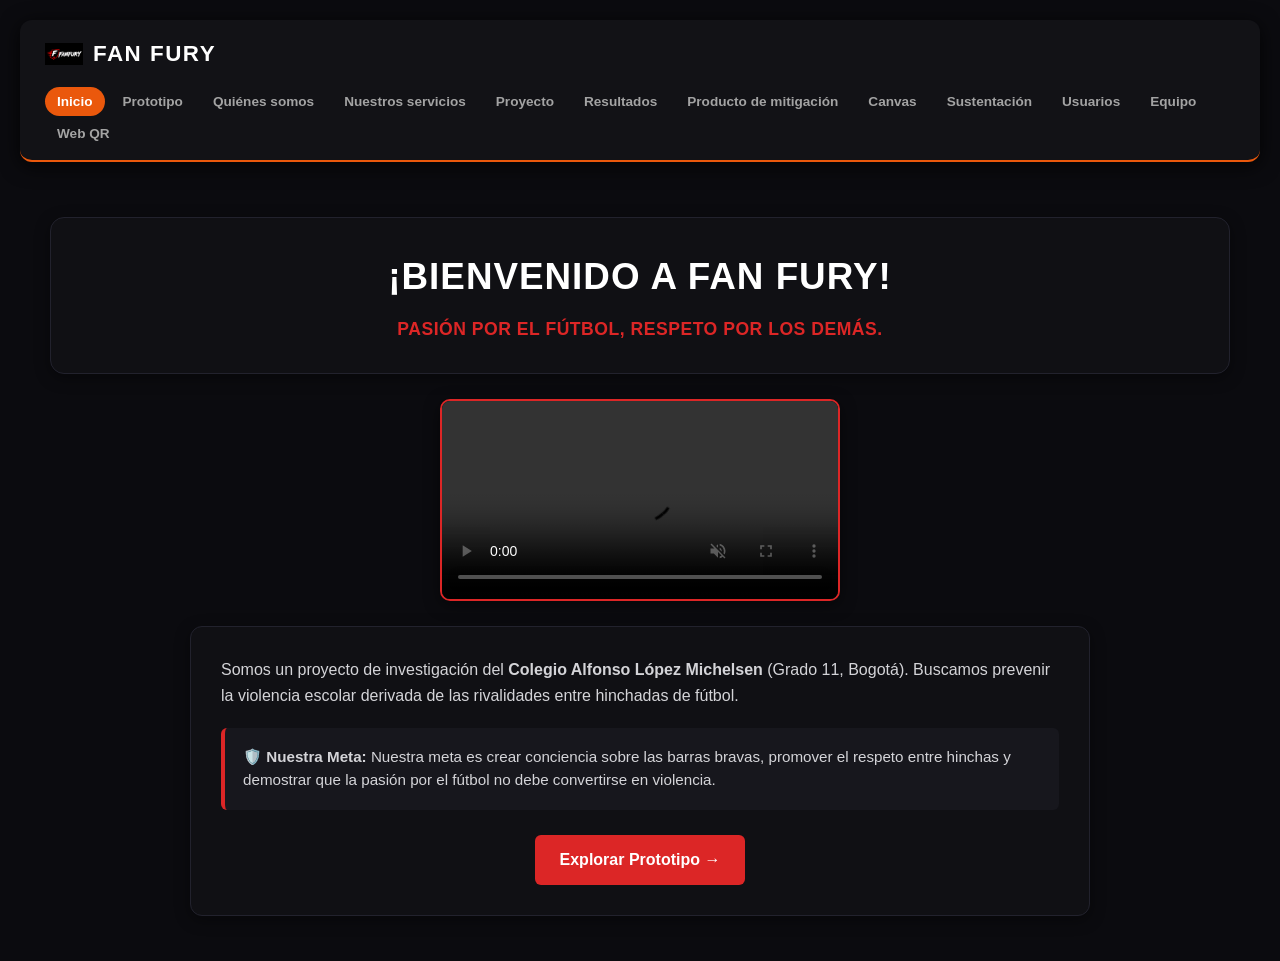
<file: index.html>
<!DOCTYPE html>
<html lang="es">
<head>
    <meta charset="UTF-8">
    <meta name="viewport" content="width=device-width, initial-scale=1.0">
    <title>Fan Fury - Inicio</title>
    <link rel="stylesheet" href="Styleprincipal.css">
</head>
<body>

    <!-- MENÚ DE NAVEGACIÓN SUPERIOR -->
    <header class="main-header">
        <div class="logo-container">
            <img src="Logotipo Esports FANFURY (1).png" alt="Logo Fan Fury" class="nav-logo">
            <span class="brand-name">FAN FURY</span>
        </div>
        <nav class="nav-menu">
            <ul>
                <li><a href="fanfuryprincipal.html" class="active">Inicio</a></li>
                <li><a href="prototipo.html">Prototipo</a></li>
                <li><a href="Quienes.html">Quiénes somos</a></li>
                <li><a href="servicios.html">Nuestros servicios</a></li>
                <li><a href="proyecto.html">Proyecto</a></li>
                <li><a href="resultados.html">Resultados</a></li>
                <li><a href="mitigacion.html">Producto de mitigación</a></li>
                <li><a href="canvas.html" class=>Canvas</a></li>
                <li><a href="sustentacion.html">Sustentación</a></li>
                <li><a href="usuarios.html">Usuarios</a></li>
                <li><a href="equipo.html">Equipo</a></li>
                <li><a href="acceso.html">Web QR</a></li>
            </ul>
        </nav>
    </header>

    <!-- CONTENEDOR PRINCIPAL DE TODA LA PANTALLA -->
    <main style="width: 100%; max-width: 100%; padding: 25px 30px; box-sizing: border-box;">
        
        <!-- CUADRO PRINCIPAL QUE CONTIENE EL TÍTULO Y EL SUBTÍTULO (ANCHO COMPLETO) -->
        <div style="background-color: #101014; border: 1px solid #22222d; border-radius: 14px; padding: 30px 20px; text-align: center; width: 100%; margin: 0 auto 25px auto; box-shadow: 0 4px 15px rgba(0, 0, 0, 0.4); box-sizing: border-box;">
            <h1 style="font-size: 2.3rem; color: #ffffff; margin-bottom: 8px; font-weight: 900; letter-spacing: 1px;">¡BIENVENIDO A FAN FURY!</h1>
            <p style="font-size: 1.1rem; color: #dc2626; font-weight: 700; text-transform: uppercase; letter-spacing: 0.5px; margin: 0;">PASIÓN POR EL FÚTBOL, RESPETO POR LOS DEMÁS.</p>
        </div>

        <!-- VIDEO DE LA MASCOTA CENTRADO (MUESTRA LA IMAGEN COMPLETA SIN RECORTES) -->
        <div style="display: flex; justify-content: center; margin-bottom: 25px;">
            <div style="width: 100%; max-width: 400px; border-radius: 10px; overflow: hidden; border: 2px solid #dc2626; background: #000; box-shadow: 0 4px 15px rgba(0, 0, 0, 0.5);">
                <video controls autoplay loop muted width="100%" style="display: block; width: 100%; height: auto; object-fit: contain;">
                    <source src="mascota.mp4" type="video/mp4">
                
                </video>
            </div>
        </div>

        <!-- TARJETA DE INFORMACIÓN Y BOTÓN DEBAJO DEL VIDEO -->
        <div style="background-color: #101014; border: 1px solid #22222d; border-radius: 12px; padding: 30px; max-width: 900px; margin: 0 auto; box-shadow: 0 4px 15px rgba(0, 0, 0, 0.4);">
            <p style="color: #d4d4d8; font-size: 1rem; line-height: 1.6; margin-bottom: 20px;">
                Somos un proyecto de investigación del <strong>Colegio Alfonso López Michelsen</strong> (Grado 11, Bogotá). Buscamos prevenir la violencia escolar derivada de las rivalidades entre hinchadas de fútbol.
            </p>

            <div style="background-color: #17171d; border-left: 4px solid #dc2626; padding: 18px; border-radius: 6px; margin-bottom: 25px;">
                <p style="color: #d4d4d8; font-size: 0.95rem; line-height: 1.5; margin: 0;">
                    🛡️ <strong>Nuestra Meta:</strong> Nuestra meta es crear conciencia sobre las barras bravas, promover el respeto entre hinchas y demostrar que la pasión por el fútbol no debe convertirse en violencia.
                </p>
            </div>

            <div style="text-align: center; margin-top: 20px;">
                <a href="prototipo.html" style="background-color: #dc2626; color: #ffffff; padding: 12px 25px; border-radius: 6px; text-decoration: none; font-weight: bold; display: inline-block;">
                    Explorar Prototipo →
                </a>
            </div>
        </div>

    </main>

</body>
</html>
</file>
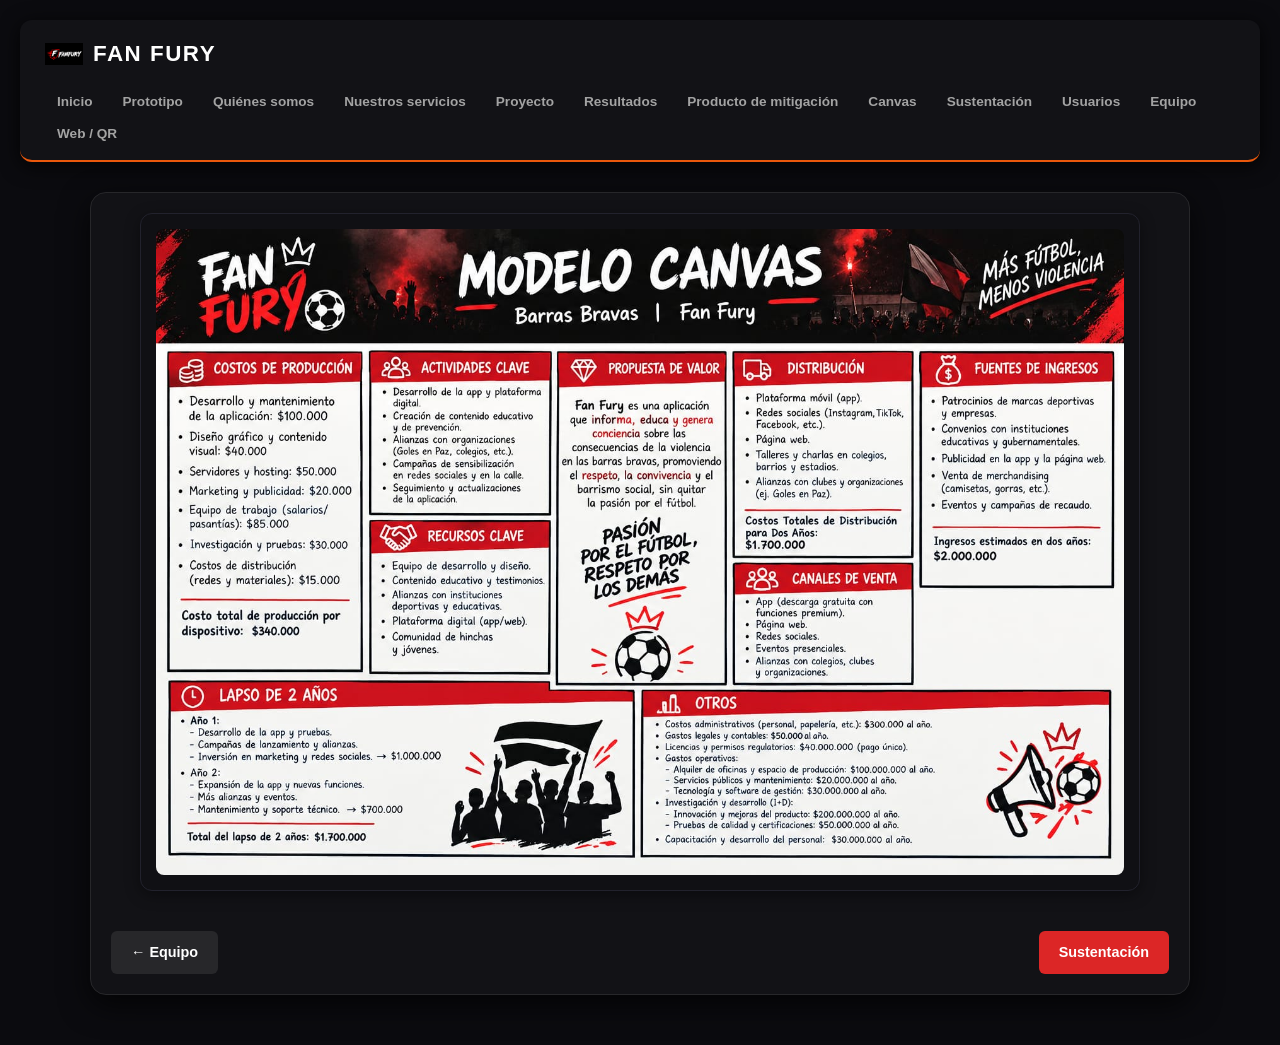
<file: canvas.html>
<!DOCTYPE html>
<html lang="es">
<head>
    <meta charset="UTF-8">
    <meta name="viewport" content="width=device-width, initial-scale=1.0">
    <title>Fan Fury - Modelo Canvas</title>
    <link rel="stylesheet" href="Styleprincipal.css">
</head>
<body>

    <!-- MENÚ DE NAVEGACIÓN SUPERIOR SIN INDICADOR ACTIVO -->
    <header class="main-header">
        <div class="logo-container">
            <img src="Logotipo Esports FANFURY (1).png" alt="Logo Fan Fury" class="nav-logo">
            <span class="brand-name">FAN FURY</span>
        </div>
        <nav class="nav-menu">
            <ul>
                <li><a href="index.html">Inicio</a></li>
                <li><a href="prototipo.html">Prototipo</a></li>
                <li><a href="Quienes.html">Quiénes somos</a></li>
                <li><a href="servicios.html">Nuestros servicios</a></li>
                <li><a href="proyecto.html">Proyecto</a></li>
                <li><a href="resultados.html">Resultados</a></li>
                <li><a href="mitigacion.html">Producto de mitigación</a></li>
                <li><a href="canvas.html">Canvas</a></li>
                <li><a href="sustentacion.html">Sustentación</a></li>
                <li><a href="usuarios.html">Usuarios</a></li>
                <li><a href="equipo.html">Equipo</a></li>
                <li><a href="acceso.html">Web / QR</a></li>
            </ul>
        </nav>
    </header>

    <!-- CONTENEDOR PRINCIPAL CON LA IMAGEN DEL CANVAS -->
    <main class="section-container" style="max-width: 1100px; margin: 30px auto; padding: 20px;">
        <div style="width: 100%; max-width: 1000px; margin: 0 auto; background-color: #101014; border: 1px solid #22222d; border-radius: 12px; padding: 15px; box-shadow: 0 4px 15px rgba(0, 0, 0, 0.4); overflow: hidden;">
            <img src="canvas.png" alt="Modelo Canvas Fan Fury" style="width: 100%; height: auto; display: block; object-fit: contain; border-radius: 8px;">
        </div>

        <!-- BOTONES DE NAVEGACIÓN INFERIOR -->
        <div style="margin-top: 40px; display: flex; justify-content: space-between;">
         <a href="equipo.html" class="btn-nav" style="background-color: #27272a; color: #ffffff; padding: 10px 20px; border-radius: 6px; text-decoration: none;">← Equipo</a>
        <a href="sustentacion.html" class="btn-nav" style="background-color: #dc2626; color: #ffffff; padding: 10px 20px; border-radius: 6px; text-decoration: none;"> Sustentación</a>
</file>
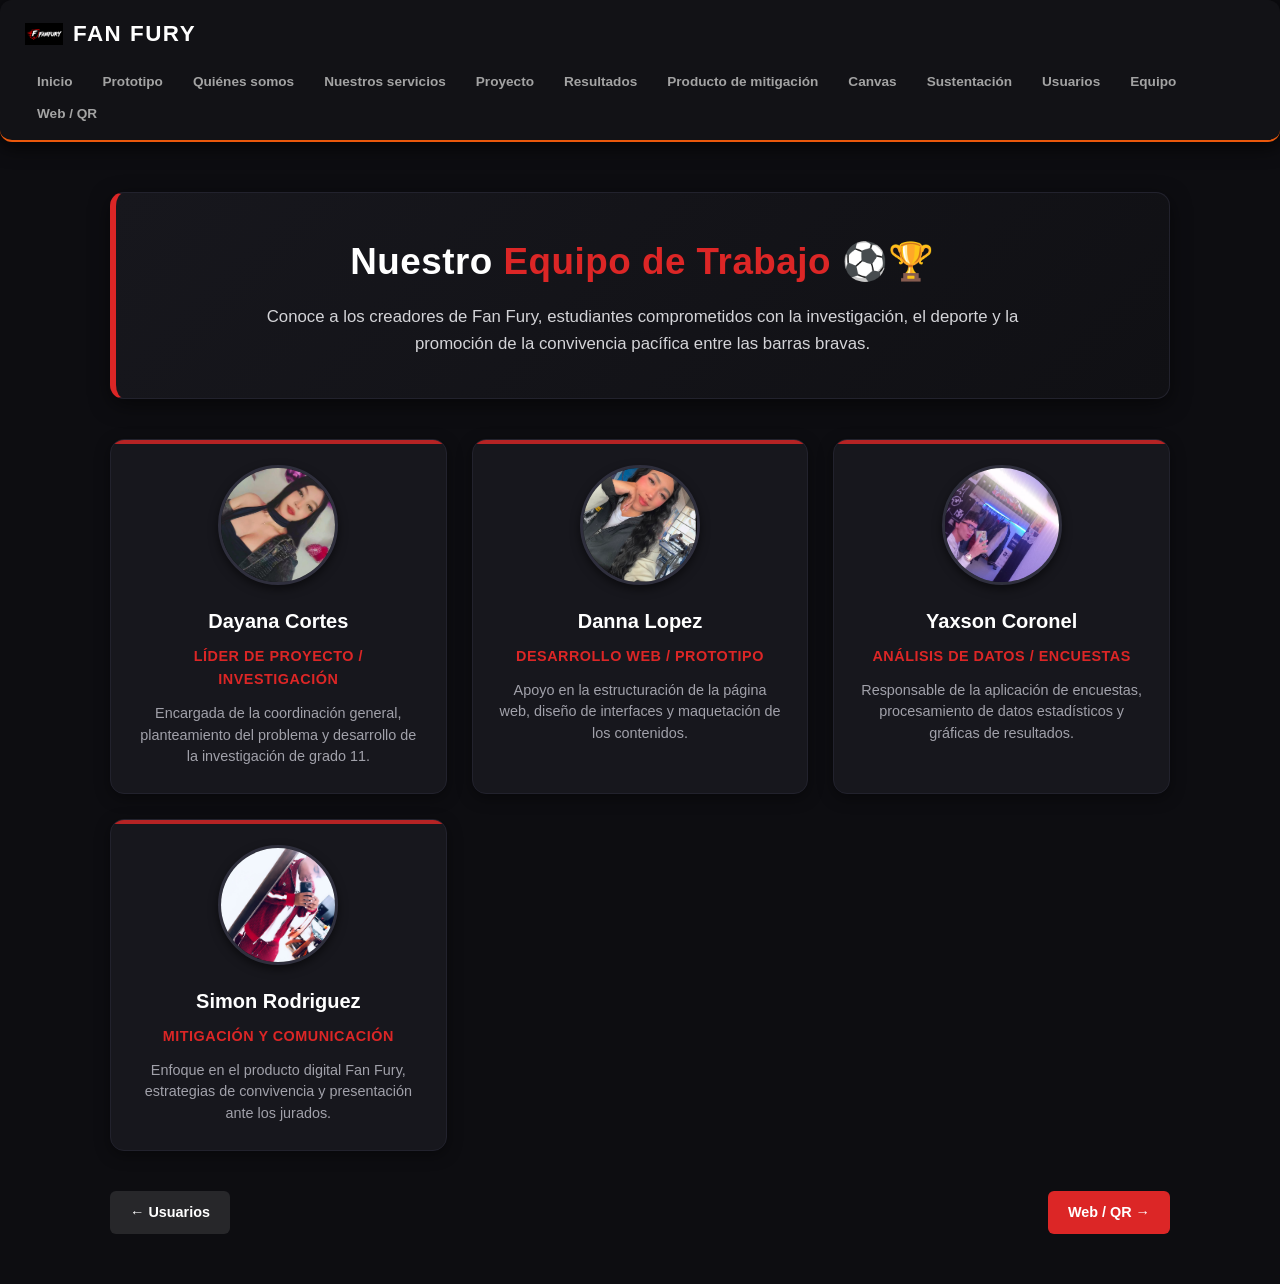
<file: equipo.html>
<!DOCTYPE html>
<html lang="es">
<head>
    <meta charset="UTF-8">
    <meta name="viewport" content="width=device-width, initial-scale=1.0">
    <title>Fan Fury - Nuestro Equipo</title>
    <link rel="stylesheet" href="Styleprincipal.css">
    <style>
        /* Estilos modernos y creativos para la sección de Equipo */
        body {
            background-color: #0d0d11;
            color: #ffffff;
            font-family: Arial, sans-serif;
            margin: 0;
            padding: 0;
        }

        .equipo-container {
            max-width: 1100px;
            margin: 30px auto;
            padding: 20px;
        }

        /* Encabezado / Banner inspirador */
        .equipo-hero {
            background: linear-gradient(135deg, #17171d 0%, #101014 100%);
            border: 1px solid #22222d;
            border-left: 6px solid #dc2626;
            border-radius: 14px;
            padding: 40px 30px;
            margin-bottom: 40px;
            text-align: center;
            box-shadow: 0 6px 20px rgba(0, 0, 0, 0.5);
        }

        .equipo-hero h1 {
            color: #ffffff;
            font-size: 2.3rem;
            margin-bottom: 12px;
            letter-spacing: 0.5px;
        }

        .equipo-hero h1 span {
            color: #dc2626;
        }

        .equipo-hero p {
            color: #d4d4d8;
            font-size: 1.05rem;
            max-width: 800px;
            margin: 0 auto;
            line-height: 1.6;
        }

        /* Cuadrícula de tarjetas del equipo (Responsive grid) */
        .team-grid {
            display: grid;
            grid-template-columns: repeat(auto-fit, minmax(280px, 1fr));
            gap: 25px;
            margin-bottom: 40px;
        }

        /* Tarjeta individual de cada integrante */
        .team-card {
            background-color: #17171d;
            border: 1px solid #22222d;
            border-radius: 14px;
            padding: 25px;
            text-align: center;
            box-shadow: 0 4px 15px rgba(0, 0, 0, 0.4);
            transition: transform 0.3s ease, border-color 0.3s ease, box-shadow 0.3s ease;
            position: relative;
            overflow: hidden;
        }

        .team-card::before {
            content: '';
            position: absolute;
            top: 0;
            left: 0;
            width: 100%;
            height: 4px;
            background-color: #dc2626;
            opacity: 0.8;
        }

        .team-card:hover {
            transform: translateY(-5px);
            border-color: #dc2626;
            box-shadow: 0 8px 25px rgba(220, 38, 38, 0.25);
        }

        /* Espacio para la fotografía del integrante */
        .team-photo-wrapper {
            width: 120px;
            height: 120px;
            margin: 0 auto 20px auto;
            border-radius: 50%;
            background-color: #101014;
            border: 3px solid #2f2f3d;
            display: flex;
            align-items: center;
            justify-content: center;
            overflow: hidden;
            box-shadow: 0 4px 10px rgba(0, 0, 0, 0.5);
            transition: border-color 0.3s ease;
        }

        .team-card:hover .team-photo-wrapper {
            border-color: #dc2626;
        }

        .team-photo-wrapper img {
            width: 100%;
            height: 100%;
            object-fit: cover;
            display: block;
        }

        /* Datos del integrante */
        .team-name {
            color: #ffffff;
            font-size: 1.25rem;
            font-weight: bold;
            margin-bottom: 8px;
        }

        .team-role {
            color: #dc2626;
            font-size: 0.9rem;
            font-weight: bold;
            text-transform: uppercase;
            letter-spacing: 0.5px;
            margin-bottom: 12px;
        }

        .team-description {
            color: #a1a1aa;
            font-size: 0.9rem;
            line-height: 1.5;
        }

        /* Diseño adaptable para celulares */
        @media (max-width: 768px) {
            .equipo-hero h1 {
                font-size: 1.8rem;
            }
        }
    </style>
</head>
<body>

    <!-- MENÚ DE NAVEGACIÓN SUPERIOR -->
    <header class="main-header">
        <div class="logo-container">
            <img src="Logotipo Esports FANFURY (1).png" alt="Logo Fan Fury" class="nav-logo">
            <span class="brand-name">FAN FURY</span>
        </div>
        <nav class="nav-menu">
            <ul>
                <li><a href="index.html">Inicio</a></li>
                <li><a href="prototipo.html">Prototipo</a></li>
                <li><a href="Quienes.html">Quiénes somos</a></li>
                <li><a href="servicios.html">Nuestros servicios</a></li>
                <li><a href="proyecto.html">Proyecto</a></li>
                <li><a href="resultados.html">Resultados</a></li>
                <li><a href="mitigacion.html">Producto de mitigación</a></li>
                <li><a href="canvas.html">Canvas</a></li>
                <li><a href="sustentacion.html">Sustentación</a></li>
                <li><a href="usuarios.html">Usuarios</a></li>
                <li><a href="equipo.html">Equipo</a></li>
                <li><a href="acceso.html">Web / QR</a></li>
            </ul>
        </nav>
    </header>

    <main class="equipo-container">

        <!-- BANNER / PRESENTACIÓN -->
        <div class="equipo-hero">
            <h1>Nuestro <span>Equipo de Trabajo</span> ⚽🏆</h1>
            <p>Conoce a los creadores de Fan Fury, estudiantes comprometidos con la investigación, el deporte y la promoción de la convivencia pacífica entre las barras bravas.</p>
        </div>

        <!-- TARJETAS DE LOS INTEGRANTES -->
        <div class="team-grid">

            <!-- Integrante 1 -->
            <div class="team-card">
                <div class="team-photo-wrapper">
                    <!-- 📌 RUTA DE IMAGEN: Guarda la foto en la carpeta IMG y ajusta el nombre aquí -->
                    <img src="dayana.jpeg" alt="Dayana Cortes">
                </div>
                <div class="team-name">Dayana Cortes</div>
                <div class="team-role">Líder de Proyecto / Investigación</div>
                <div class="team-description">Encargada de la coordinación general, planteamiento del problema y desarrollo de la investigación de grado 11.</div>
            </div>

            <!-- Integrante 2 -->
            <div class="team-card">
                <div class="team-photo-wrapper">
                   
                    <img src="dannna.jpeg" alt="danna">
                </div>
                <div class="team-name">Danna Lopez</div>
                <div class="team-role">Desarrollo Web / Prototipo</div>
                <div class="team-description">Apoyo en la estructuración de la página web, diseño de interfaces y maquetación de los contenidos.</div>
            </div>

            <!-- Integrante 3 -->
            <div class="team-card">
                <div class="team-photo-wrapper">
                 
                    <img src="yaxson.jpeg" alt="yaxson">
                </div>
                <div class="team-name">Yaxson Coronel</div>
                <div class="team-role">Análisis de Datos / Encuestas</div>
                <div class="team-description">Responsable de la aplicación de encuestas, procesamiento de datos estadísticos y gráficas de resultados.</div>
            </div>

            <!-- Integrante 4 (Puedes agregar o duplicar más tarjetas si lo necesitas) -->
            <div class="team-card">
                <div class="team-photo-wrapper">
                  
                    <img src="simon.jpeg" alt="Simon Rodriguez">
                </div>
                <div class="team-name">Simon Rodriguez</div>
                <div class="team-role">Mitigación y Comunicación</div>
                <div class="team-description">Enfoque en el producto digital Fan Fury, estrategias de convivencia y presentación ante los jurados.</div>
            </div>

        </div>

        <!-- BOTONES DE NAVEGACIÓN INFERIOR -->
        <div style="margin-top: 40px; display: flex; justify-content: space-between;">
            <a href="usuarios.html" class="btn-nav" style="background-color: #27272a; color: #ffffff; padding: 10px 20px; border-radius: 6px; text-decoration: none;">← Usuarios</a>
            <a href="acceso.html" class="btn-nav" style="background-color: #dc2626; color: #ffffff; padding: 10px 20px; border-radius: 6px; text-decoration: none;">Web / QR →</a>
        </div>
    </main>

</body>
</html>
</file>
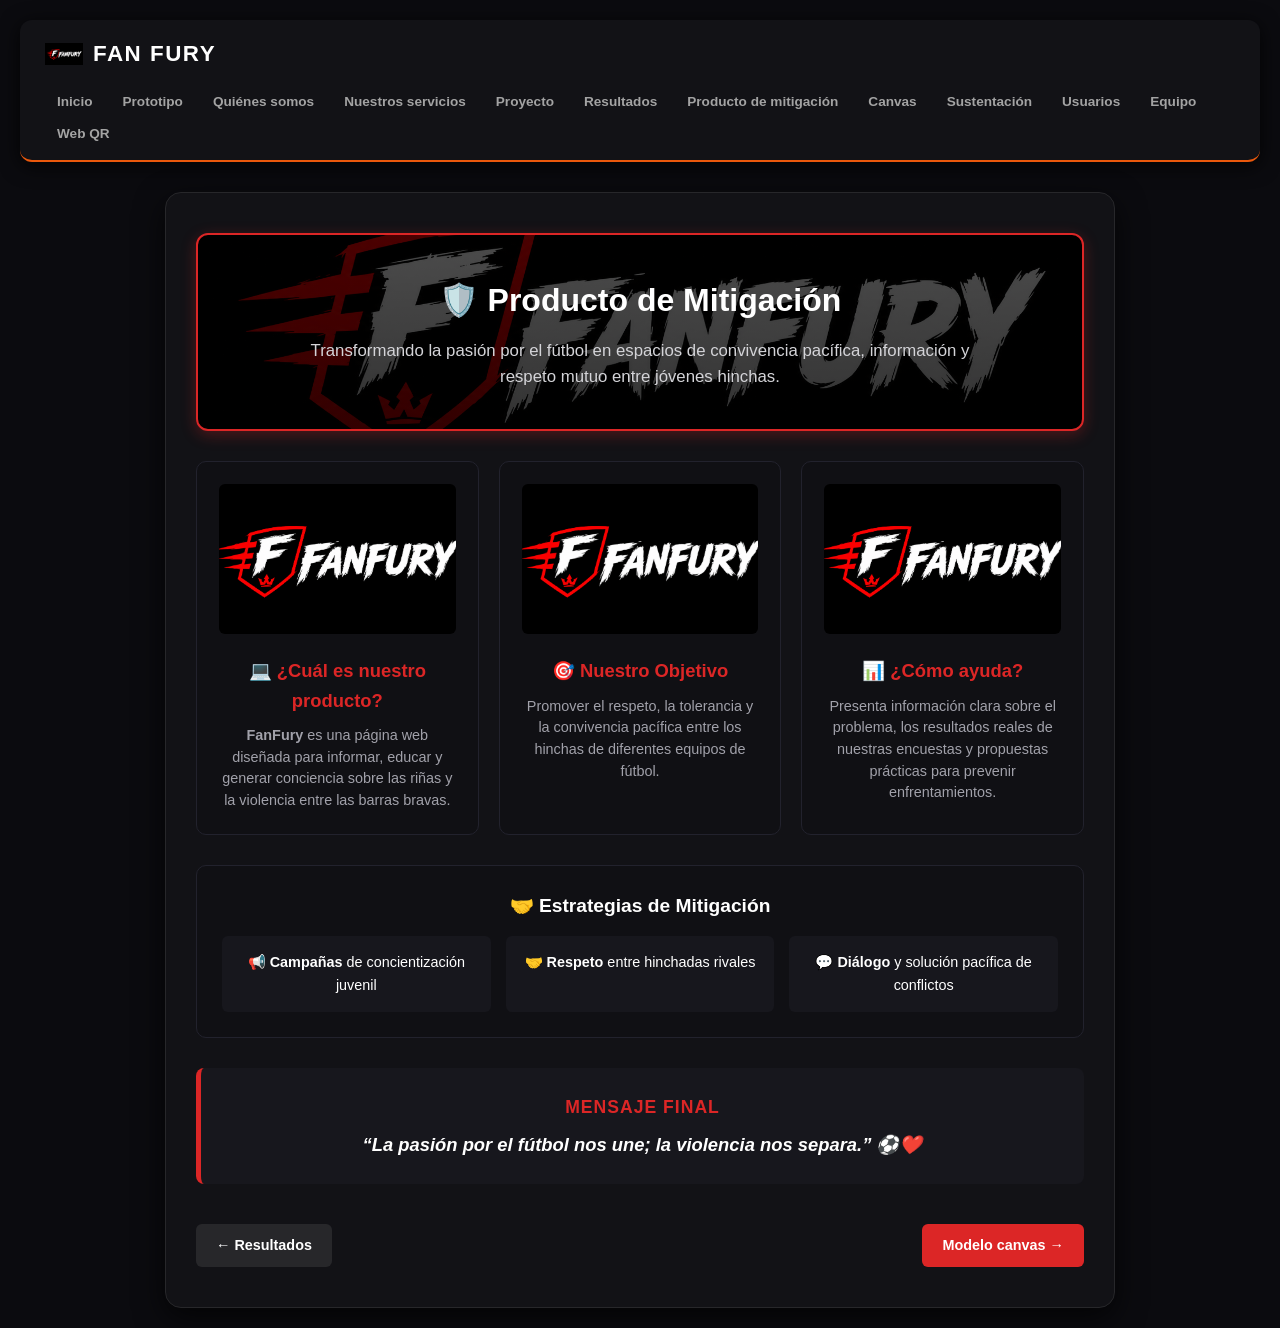
<file: mitigacion.html>
<!DOCTYPE html>
<html lang="es">
<head>
    <meta charset="UTF-8">
    <meta name="viewport" content="width=device-width, initial-scale=1.0">
    <title>Fan Fury - Producto de Mitigación</title>
    <link rel="stylesheet" href="Styleprincipal.css">
    <style>
        /* Estilos específicos y limpios para la sección visual de mitigación */
        .mitigation-hero {
            background: linear-gradient(rgba(0,0,0,0.7), rgba(0,0,0,0.8)), url('Logotipo Esports FANFURY (1).png') center/cover no-repeat;
            border-radius: 12px;
            padding: 40px 20px;
            text-align: center;
            border: 2px solid #dc2626;
            margin-bottom: 30px;
            box-shadow: 0 4px 15px rgba(220,38,38,0.3);
        }
        .mitigation-grid {
            display: grid;
            grid-template-columns: repeat(auto-fit, minmax(260px, 1fr));
            gap: 20px;
            margin-bottom: 30px;
        }
        .mitigation-card {
            background-color: #101014;
            border: 1px solid #22222d;
            border-radius: 10px;
            padding: 22px;
            text-align: center;
            transition: transform 0.2s ease, border-color 0.2s ease;
        }
        .mitigation-card:hover {
            transform: translateY(-3px);
            border-color: #dc2626;
        }
        .mitigation-card img {
            width: 100%;
            height: 150px;
            object-fit: cover;
            border-radius: 6px;
            margin-bottom: 15px;
        }
        .quote-banner {
            background-color: #17171d;
            border-left: 5px solid #dc2626;
            padding: 25px;
            border-radius: 8px;
            text-align: center;
            margin-bottom: 30px;
        }
    </style>
</head>
<body>

    <header class="main-header">
        <div class="logo-container">
            <img src="Logotipo Esports FANFURY (1).png" alt="Logo Fan Fury" class="nav-logo">
            <span class="brand-name">FAN FURY</span>
        </div>
      <nav class="nav-menu">
            <ul>
                <li><a href="fanfuryprincipal.html">Inicio</a></li>
                <li><a href="prototipo.html">Prototipo</a></li>
                <li><a href="Quienes.html">Quiénes somos</a></li>
                <li><a href="servicios.html">Nuestros servicios</a></li>
                <li><a href="proyecto.html">Proyecto</a></li>
                <li><a href="resultados.html">Resultados</a></li>
                <li><a href="mitigacion.html">Producto de mitigación</a></li>
                <li><a href="canvas.html" class=>Canvas</a></li>
                <li><a href="sustentacion.html">Sustentación</a></li>
                 <li><a href="Usuarios.html">Usuarios</a></li>
                <li><a href="equipo.html">Equipo</a></li>
                <li><a href="acceso.html">Web QR</a></li>
            </ul>
        </nav>
    </header>

    <main class="section-container" style="max-width: 950px;">
        
        <!-- BANNER PRINCIPAL -->
        <div class="mitigation-hero">
            <h2 style="font-size: 2rem; color: #ffffff; margin-bottom: 12px; font-weight: 800;">🛡️ Producto de Mitigación</h2>
            <p style="color: #d4d4d8; font-size: 1.05rem; max-width: 700px; margin: 0 auto; line-height: 1.5;">
                Transformando la pasión por el fútbol en espacios de convivencia pacífica, información y respeto mutuo entre jóvenes hinchas.
            </p>
        </div>

        <!-- TARJETAS VISUALES DE CONTENIDO -->
        <div class="mitigation-grid">
            
            <!-- Tarjeta 1 -->
            <div class="mitigation-card">
                <!-- Puedes cambiar 'Logotipo Esports FANFURY (1).png' por otra imagen local si lo deseas -->
                <img src="Logotipo Esports FANFURY (1).png" alt="¿Cuál es nuestro producto?">
                <h3 style="color: #dc2626; font-size: 1.15rem; margin-bottom: 10px;">💻 ¿Cuál es nuestro producto?</h3>
                <p style="color: #a1a1aa; font-size: 0.9rem; line-height: 1.5; margin: 0;">
                    <strong>FanFury</strong> es una página web diseñada para informar, educar y generar conciencia sobre las riñas y la violencia entre las barras bravas.
                </p>
            </div>

            <!-- Tarjeta 2 -->
            <div class="mitigation-card">
                <img src="Logotipo Esports FANFURY (1).png" alt="Objetivo del proyecto">
                <h3 style="color: #dc2626; font-size: 1.15rem; margin-bottom: 10px;">🎯 Nuestro Objetivo</h3>
                <p style="color: #a1a1aa; font-size: 0.9rem; line-height: 1.5; margin: 0;">
                    Promover el respeto, la tolerancia y la convivencia pacífica entre los hinchas de diferentes equipos de fútbol.
                </p>
            </div>

            <!-- Tarjeta 3 -->
            <div class="mitigation-card">
                <img src="Logotipo Esports FANFURY (1).png" alt="¿Cómo ayuda?">
                <h3 style="color: #dc2626; font-size: 1.15rem; margin-bottom: 10px;">📊 ¿Cómo ayuda?</h3>
                <p style="color: #a1a1aa; font-size: 0.9rem; line-height: 1.5; margin: 0;">
                    Presenta información clara sobre el problema, los resultados reales de nuestras encuestas y propuestas prácticas para prevenir enfrentamientos.
                </p>
            </div>

        </div>

        <!-- ESTRATEGIAS DE MITIGACIÓN -->
        <div style="background-color: #101014; border: 1px solid #22222d; padding: 25px; border-radius: 10px; margin-bottom: 30px;">
            <h3 style="color: #ffffff; font-size: 1.2rem; margin-bottom: 15px; text-align: center; font-weight: 700;">🤝 Estrategias de Mitigación</h3>
            <div style="display: grid; grid-template-columns: repeat(auto-fit, minmax(200px, 1fr)); gap: 15px; text-align: center;">
                <div style="background-color: #17171d; padding: 15px; border-radius: 6px;">
                    <p style="color: #ffffff; font-size: 0.9rem; margin: 0;">📢 <strong>Campañas</strong> de concientización juvenil</p>
                </div>
                <div style="background-color: #17171d; padding: 15px; border-radius: 6px;">
                    <p style="color: #ffffff; font-size: 0.9rem; margin: 0;">🤝 <strong>Respeto</strong> entre hinchadas rivales</p>
                </div>
                <div style="background-color: #17171d; padding: 15px; border-radius: 6px;">
                    <p style="color: #ffffff; font-size: 0.9rem; margin: 0;">💬 <strong>Diálogo</strong> y solución pacífica de conflictos</p>
                </div>
            </div>
        </div>

        <!-- MENSAJE FINAL -->
        <div class="quote-banner">
            <h3 style="color: #dc2626; font-size: 1.1rem; margin-bottom: 8px; text-transform: uppercase; letter-spacing: 1px;">Mensaje Final</h3>
            <p style="color: #ffffff; font-size: 1.15rem; font-style: italic; font-weight: bold; margin: 0;">
                “La pasión por el fútbol nos une; la violencia nos separa.” ⚽❤️
            </p>
        </div>
<!-- BOTONES DE NAVEGACIÓN -->
        <div style="margin-top: 40px; display: flex; justify-content: space-between;">
            <a href="resultados.html" class="btn-nav" style="background-color: #27272a; color: #ffffff; padding: 10px 20px; border-radius: 6px; text-decoration: none;">← Resultados</a>
            <a href="Canvas.html" class="btn-nav" style="background-color: #dc2626; color: #ffffff; padding: 10px 20px; border-radius: 6px; text-decoration: none;">Modelo canvas →</a>
        </div>

</body>
</html>
</file>
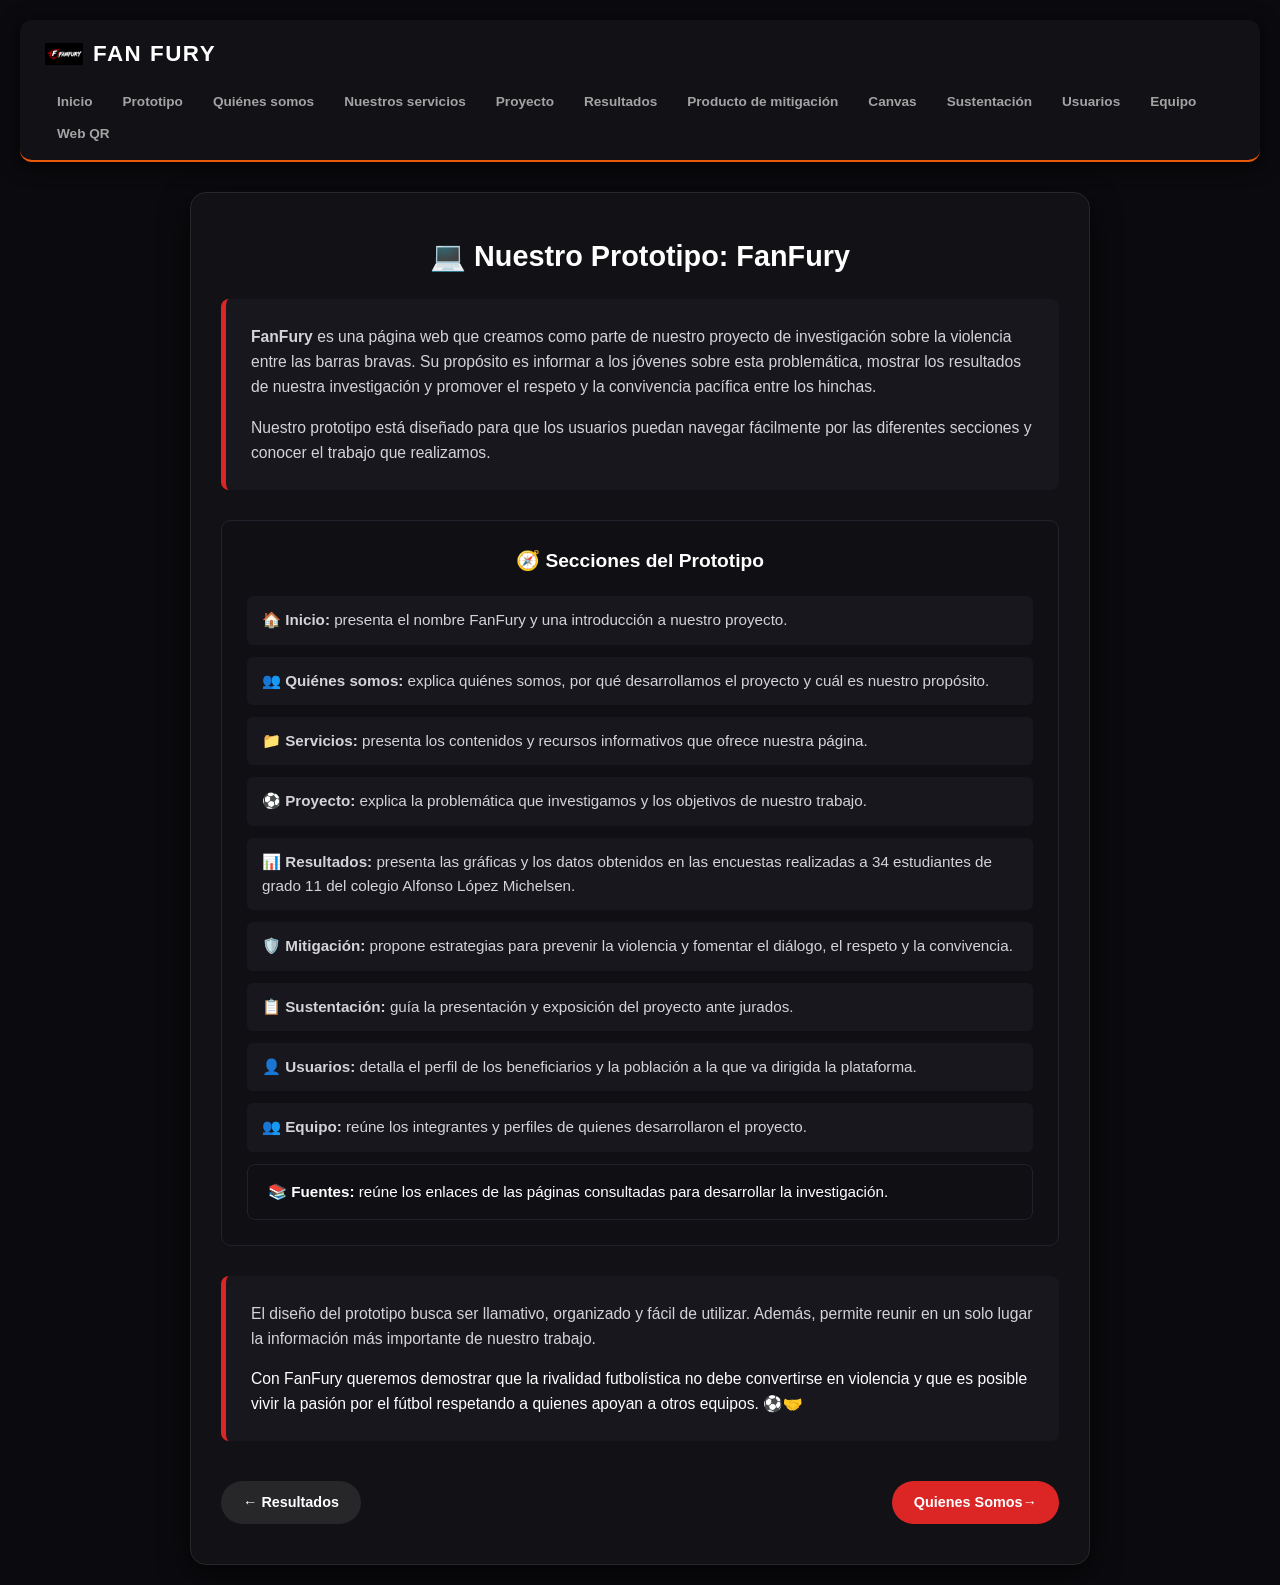
<file: prototipo.html>
<!DOCTYPE html>
<html lang="es">
<head>
    <meta charset="UTF-8">
    <meta name="viewport" content="width=device-width, initial-scale=1.0">
    <title>Fan Fury - Prototipo Web</title>
    <link rel="stylesheet" href="Styleprincipal.css">
</head>
<body>

    <header class="main-header">
        <div class="logo-container">
            <img src="Logotipo Esports FANFURY (1).png" alt="Logo Fan Fury" class="nav-logo">
            <span class="brand-name">FAN FURY</span>
        </div>
       <nav class="nav-menu">
            <ul>
                <li><a href="fanfuryprincipal.html">Inicio</a></li>
                <li><a href="prototipo.html">Prototipo</a></li>
                <li><a href="Quienes.html">Quiénes somos</a></li>
                <li><a href="servicios.html">Nuestros servicios</a></li>
                <li><a href="proyecto.html">Proyecto</a></li>
                <li><a href="resultados.html">Resultados</a></li>
                <li><a href="mitigacion.html">Producto de mitigación</a></li>
                <li><a href="canvas.html" class=>Canvas</a></li>
                <li><a href="sustentacion.html">Sustentación</a></li>
                 <li><a href="Usuarios.html">Usuarios</a></li>
                <li><a href="equipo.html">Equipo</a></li>      
                <li><a href="acceso.html">Web QR</a></li>
            </ul>
        </nav>
    </header>

    <main class="section-container" style="max-width: 900px;">
        
        <h2 style="font-size: 1.8rem; color: #ffffff; text-align: center; margin-bottom: 20px; font-weight: 800;">💻 Nuestro Prototipo: FanFury</h2>

        <!-- DESCRIPCIÓN PRINCIPAL -->
        <div style="background-color: #17171d; border-left: 5px solid #dc2626; padding: 25px; border-radius: 8px; margin-bottom: 30px;">
            <p style="color: #d4d4d8; font-size: 0.98rem; line-height: 1.6; margin-bottom: 15px;">
                <strong>FanFury</strong> es una página web que creamos como parte de nuestro proyecto de investigación sobre la violencia entre las barras bravas. Su propósito es informar a los jóvenes sobre esta problemática, mostrar los resultados de nuestra investigación y promover el respeto y la convivencia pacífica entre los hinchas.
            </p>
            <p style="color: #d4d4d8; font-size: 0.98rem; line-height: 1.6;">
                Nuestro prototipo está diseñado para que los usuarios puedan navegar fácilmente por las diferentes secciones y conocer el trabajo que realizamos.
            </p>
        </div>
<div style="background-color: #101014; border: 1px solid #22222d; padding: 25px; border-radius: 10px; margin-bottom: 30px;">
    <h3 style="color: #ffffff; font-size: 1.2rem; margin-bottom: 20px; text-align: center; font-weight: 700;">🧭 Secciones del Prototipo</h3>
    <ul style="list-style: none; padding: 0; display: flex; flex-direction: column; gap: 12px;">
        <li style="background-color: #17171d; padding: 12px 15px; border-radius: 6px; color: #d4d4d8; font-size: 0.95rem;">
            🏠 <strong>Inicio:</strong> presenta el nombre FanFury y una introducción a nuestro proyecto.
        </li>
        <li style="background-color: #17171d; padding: 12px 15px; border-radius: 6px; color: #d4d4d8; font-size: 0.95rem;">
            👥 <strong>Quiénes somos:</strong> explica quiénes somos, por qué desarrollamos el proyecto y cuál es nuestro propósito.
        </li>
        <li style="background-color: #17171d; padding: 12px 15px; border-radius: 6px; color: #d4d4d8; font-size: 0.95rem;">
            📁 <strong>Servicios:</strong> presenta los contenidos y recursos informativos que ofrece nuestra página.
        </li>
        <li style="background-color: #17171d; padding: 12px 15px; border-radius: 6px; color: #d4d4d8; font-size: 0.95rem;">
            ⚽ <strong>Proyecto:</strong> explica la problemática que investigamos y los objetivos de nuestro trabajo.
        </li>
        <li style="background-color: #17171d; padding: 12px 15px; border-radius: 6px; color: #d4d4d8; font-size: 0.95rem;">
            📊 <strong>Resultados:</strong> presenta las gráficas y los datos obtenidos en las encuestas realizadas a 34 estudiantes de grado 11 del colegio Alfonso López Michelsen.
        </li>
        <li style="background-color: #17171d; padding: 12px 15px; border-radius: 6px; color: #d4d4d8; font-size: 0.95rem;">
            🛡️ <strong>Mitigación:</strong> propone estrategias para prevenir la violencia y fomentar el diálogo, el respeto y la convivencia.
        </li>
        <li style="background-color: #17171d; padding: 12px 15px; border-radius: 6px; color: #d4d4d8; font-size: 0.95rem;">
            📋 <strong>Sustentación:</strong> guía la presentación y exposición del proyecto ante jurados.
        </li>
        <li style="background-color: #17171d; padding: 12px 15px; border-radius: 6px; color: #d4d4d8; font-size: 0.95rem;">
            👤 <strong>Usuarios:</strong> detalla el perfil de los beneficiarios y la población a la que va dirigida la plataforma.
        </li>
        <li style="background-color: #17171d; padding: 12px 15px; border-radius: 6px; color: #d4d4d8; font-size: 0.95rem;">
            👥 <strong>Equipo:</strong> reúne los integrantes y perfiles de quienes desarrollaron el proyecto.
        </li>
        <li>
            <div style="background-color: #101014; border: 1px solid #22222d; padding: 15px 20px; border-radius: 8px;">
                <p style="color: #ffffff; font-size: 0.95rem; margin: 0;">📚 <strong>Fuentes:</strong> reúne los enlaces de las páginas consultadas para desarrollar la investigación.</p>
            </div>

        </div>

        <!-- CONCLUSIÓN DEL PROTOTIPO -->
        <div style="background-color: #17171d; border-left: 5px solid #dc2626; padding: 25px; border-radius: 8px; margin-bottom: 30px;">
            <p style="color: #d4d4d8; font-size: 0.98rem; line-height: 1.6; margin-bottom: 15px;">
                El diseño del prototipo busca ser llamativo, organizado y fácil de utilizar. Además, permite reunir en un solo lugar la información más importante de nuestro trabajo.
            </p>
            <p style="color: #ffffff; font-size: 0.98rem; line-height: 1.6; font-weight: 500; margin: 0;">
                Con FanFury queremos demostrar que la rivalidad futbolística no debe convertirse en violencia y que es posible vivir la pasión por el fútbol respetando a quienes apoyan a otros equipos. ⚽🤝
            </p>
        </div>

        <!-- BOTONES DE NAVEGACIÓN -->
        <div style="margin-top: 40px; display: flex; justify-content: space-between;">
            <a href="resultados.html" class="btn-nav" style="background-color: #27272a; color: #ffffff;">← Resultados</a>
            <a href="Quienes.html" class="btn-nav" style="background-color: #dc2626; color: #ffffff;">Quienes Somos→</a>
        </div>
    </main>

</body>
</html>
</file>
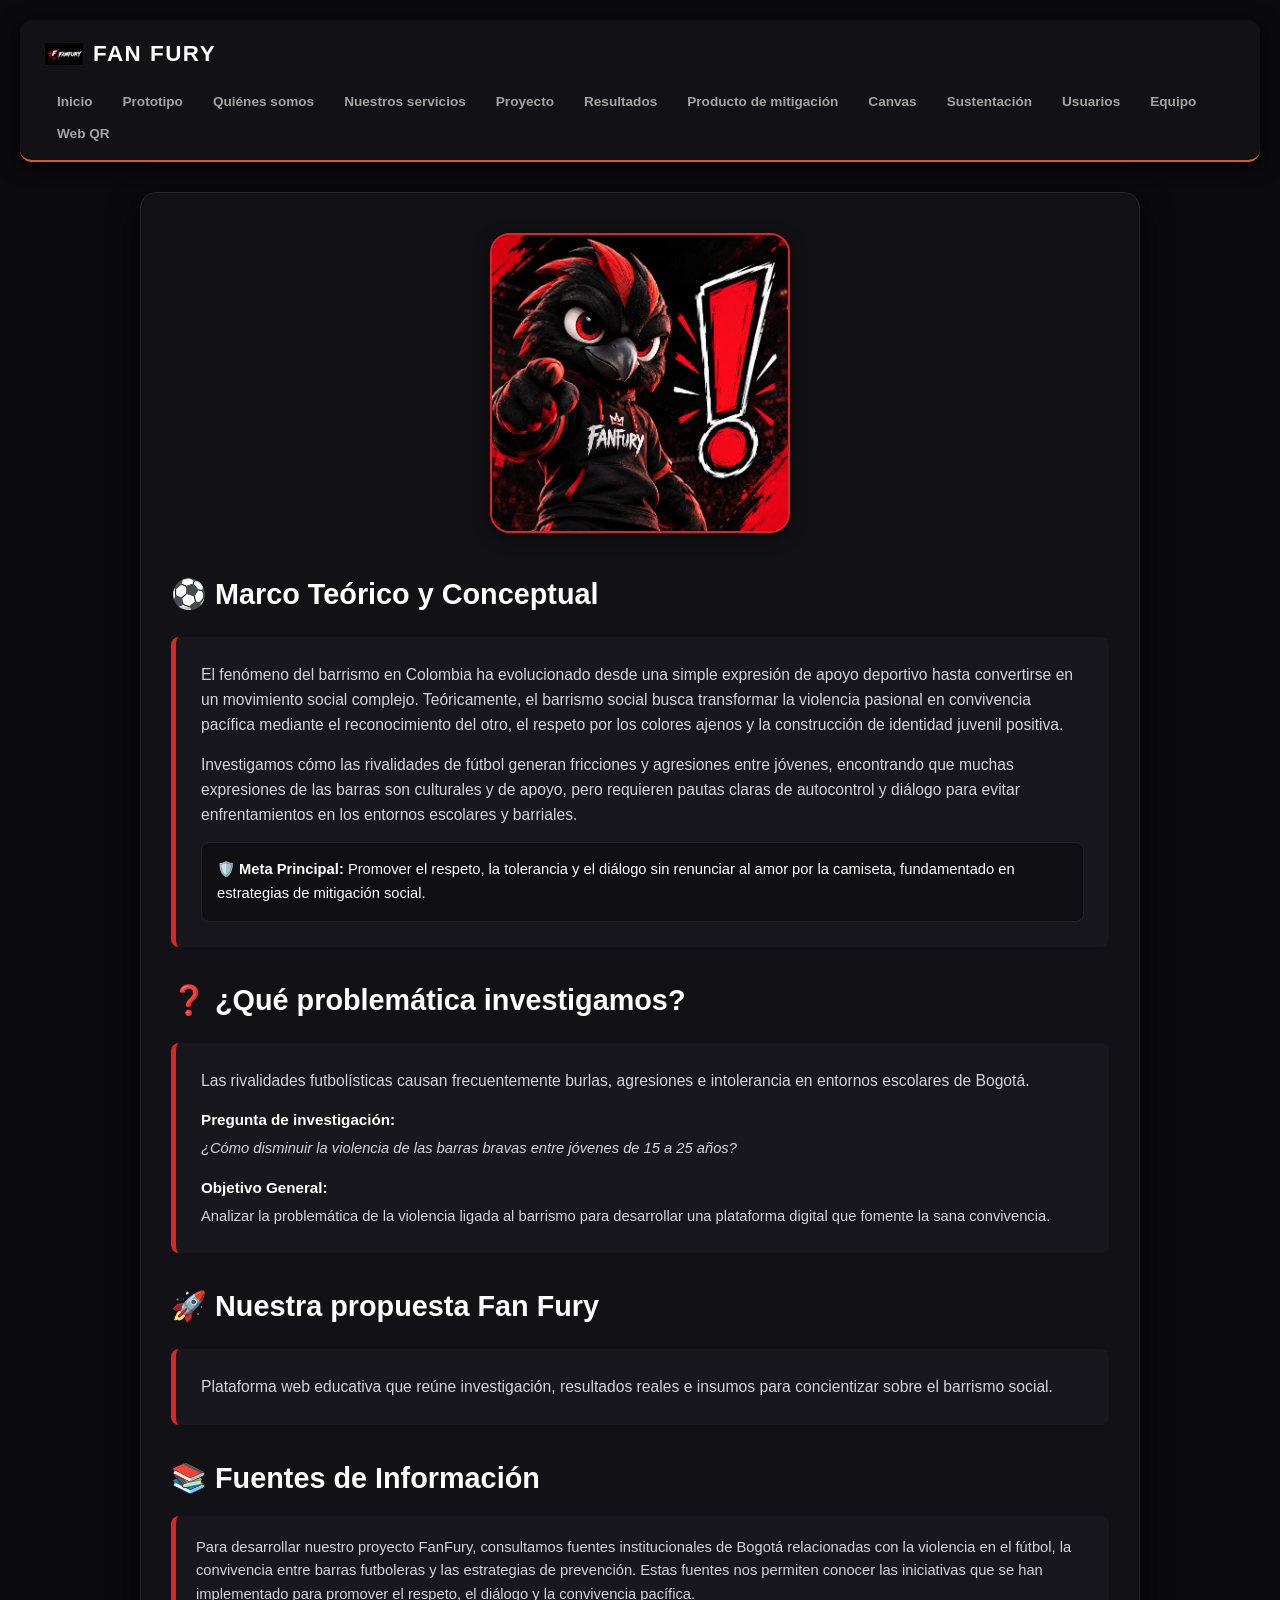
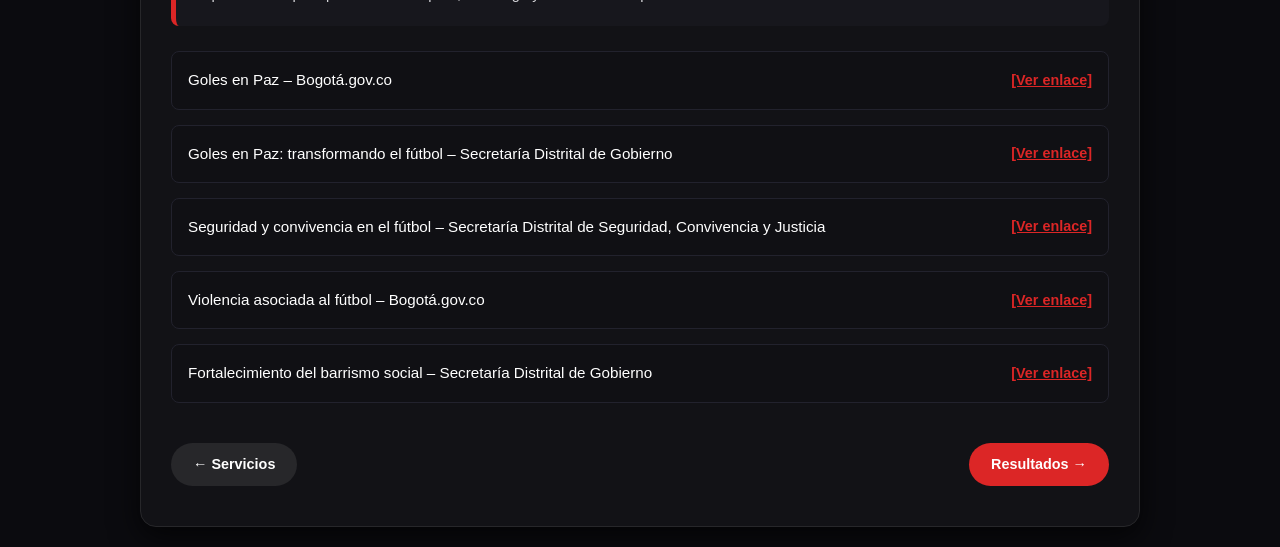
<file: proyecto.html>
<!DOCTYPE html>
<html lang="es">
<head>
    <meta charset="UTF-8">
    <meta name="viewport" content="width=device-width, initial-scale=1.0">
    <title>Fan Fury - El Proyecto</title>
    <link rel="stylesheet" href="Styleprincipal.css">
</head>
<body>

    <header class="main-header">
        <div class="logo-container">
            <img src="Logotipo Esports FANFURY (1).png" alt="Logo Fan Fury" class="nav-logo">
            <span class="brand-name">FAN FURY</span>
        </div>
      <nav class="nav-menu">
            <ul>
                <li><a href="fanfuryprincipal.html">Inicio</a></li>
                <li><a href="prototipo.html">Prototipo</a></li>
                <li><a href="Quienes.html">Quiénes somos</a></li>
                <li><a href="servicios.html">Nuestros servicios</a></li>
                <li><a href="proyecto.html">Proyecto</a></li>
                <li><a href="resultados.html">Resultados</a></li>
                <li><a href="mitigacion.html">Producto de mitigación</a></li>
                <li><a href="canvas.html" class=>Canvas</a></li>
                <li><a href="sustentacion.html">Sustentación</a></li>
                 <li><a href="Usuarios.html">Usuarios</a></li>
                <li><a href="equipo.html">Equipo</a></li>
                <li><a href="acceso.html">Web QR</a></li>
            </ul>
        </nav>
    </header>

    <main class="section-container" style="max-width: 1000px;">
       <div style="text-align: center; margin-bottom: 30px;">
    <!-- Reemplaza 'mascota2.png' con el archivo real de tu imagen -->
    <img src="mascota2.png" alt=" Fan Fury" style="max-width: 300px; width: 150%; height: auto; border-radius: 20px; border: 2px solid #dc2626; display: inline-block; box-shadow: 0 4px 15px rgba(0,0,0,0.5);">
</div>
</div>

        <!-- 1. MARCO TEÓRICO Y CONTEXTO -->
        <h2 style="font-size: 1.8rem; color: #ffffff; margin-bottom: 20px; font-weight: 800;">⚽ Marco Teórico y Conceptual</h2>
        <div style="background-color: #17171d; border-left: 5px solid #dc2626; padding: 25px; border-radius: 8px; margin-bottom: 30px;">
            <p style="color: #d4d4d8; font-size: 0.98rem; line-height: 1.6; margin-bottom: 15px;">
                El fenómeno del barrismo en Colombia ha evolucionado desde una simple expresión de apoyo deportivo hasta convertirse en un movimiento social complejo. Teóricamente, el barrismo social busca transformar la violencia pasional en convivencia pacífica mediante el reconocimiento del otro, el respeto por los colores ajenos y la construcción de identidad juvenil positiva.
            </p>
            <p style="color: #d4d4d8; font-size: 0.98rem; line-height: 1.6;">
                Investigamos cómo las rivalidades de fútbol generan fricciones y agresiones entre jóvenes, encontrando que muchas expresiones de las barras son culturales y de apoyo, pero requieren pautas claras de autocontrol y diálogo para evitar enfrentamientos en los entornos escolares y barriales.
            </p>
            <div style="background-color: #101014; border-radius: 8px; padding: 15px; margin-top: 15px; border: 1px solid #22222d;">
                <p style="color: #ffffff; font-size: 0.92rem; margin: 0;">
                    🛡️ <strong>Meta Principal:</strong> Promover el respeto, la tolerancia y el diálogo sin renunciar al amor por la camiseta, fundamentado en estrategias de mitigación social.
                </p>
            </div>
        </div>

        <!-- 2. ¿QUÉ PROBLEMÁTICA INVESTIGAMOS? -->
        <h2 style="font-size: 1.8rem; color: #ffffff; margin-bottom: 20px; font-weight: 800;">❓ ¿Qué problemática investigamos?</h2>
        <div style="background-color: #17171d; border-left: 5px solid #dc2626; padding: 25px; border-radius: 8px; margin-bottom: 30px;">
            <p style="color: #d4d4d8; font-size: 0.98rem; line-height: 1.6; margin-bottom: 15px;">
                Las rivalidades futbolísticas causan frecuentemente burlas, agresiones e intolerancia en entornos escolares de Bogotá.
            </p>
            <p style="color: #ffffff; font-size: 0.95rem; font-weight: bold; margin-bottom: 5px;">Pregunta de investigación:</p>
            <p style="color: #d4d4d8; font-size: 0.92rem; margin-bottom: 15px; font-style: italic;">¿Cómo disminuir la violencia de las barras bravas entre jóvenes de 15 a 25 años?</p>
            
            <p style="color: #ffffff; font-size: 0.95rem; font-weight: bold; margin-bottom: 5px;">Objetivo General:</p>
            <p style="color: #d4d4d8; font-size: 0.92rem; margin: 0;">Analizar la problemática de la violencia ligada al barrismo para desarrollar una plataforma digital que fomente la sana convivencia.</p>
            </div>
        </div>

        <!-- 4. NUESTRA PROPUESTA FAN FURY -->
        <h2 style="font-size: 1.8rem; color: #ffffff; margin-bottom: 20px; font-weight: 800;">🚀 Nuestra propuesta Fan Fury</h2>
        <div style="background-color: #17171d; border-left: 5px solid #dc2626; padding: 25px; border-radius: 8px; margin-bottom: 30px;">
            <p style="color: #d4d4d8; font-size: 0.98rem; line-height: 1.6;">
                Plataforma web educativa que reúne investigación, resultados reales e insumos para concientizar sobre el barrismo social.
            </p>
        </div>

        <!-- 5. FUENTES DE INFORMACIÓN -->
        <h2 style="font-size: 1.8rem; color: #ffffff; margin-bottom: 15px; font-weight: 800;">📚 Fuentes de Información</h2>
        
        <div style="background-color: #17171d; border-left: 5px solid #dc2626; padding: 20px; border-radius: 8px; margin-bottom: 25px;">
            <p style="color: #d4d4d8; font-size: 0.92rem; line-height: 1.6; margin: 0;">
                Para desarrollar nuestro proyecto FanFury, consultamos fuentes institucionales de Bogotá relacionadas con la violencia en el fútbol, la convivencia entre barras futboleras y las estrategias de prevención. Estas fuentes nos permiten conocer las iniciativas que se han implementado para promover el respeto, el diálogo y la convivencia pacífica.
            </p>
        </div>

        <ul style="list-style: none; padding: 0; display: flex; flex-direction: column; gap: 15px;">
            
            <li style="background-color: #101014; border: 1px solid #22222d; padding: 16px; border-radius: 8px; display: flex; justify-content: space-between; align-items: center; flex-wrap: wrap; gap: 10px;">
                <span style="color: #ffffff; font-size: 0.95rem; font-weight: 500;">Goles en Paz – Bogotá.gov.co</span>
                <a href="https://bogota.gov.co/mi-ciudad/gobierno/goles-en-paz-programa-del-distrito-en-bogota-para-las-barras-de-futbol" target="_blank" style="color: #dc2626; font-weight: bold; text-decoration: underline; font-size: 0.9rem;">
                    [Ver enlace]
                </a>
            </li>

            <li style="background-color: #101014; border: 1px solid #22222d; padding: 16px; border-radius: 8px; display: flex; justify-content: space-between; align-items: center; flex-wrap: wrap; gap: 10px;">
                <span style="color: #ffffff; font-size: 0.95rem; font-weight: 500;">Goles en Paz: transformando el fútbol – Secretaría Distrital de Gobierno</span>
                <a href="https://www.gobiernobogota.gov.co/noticias/goles-paz-transformando-futbol" target="_blank" style="color: #dc2626; font-weight: bold; text-decoration: underline; font-size: 0.9rem;">
                    [Ver enlace]
                </a>
            </li>

            <li style="background-color: #101014; border: 1px solid #22222d; padding: 16px; border-radius: 8px; display: flex; justify-content: space-between; align-items: center; flex-wrap: wrap; gap: 10px;">
                <span style="color: #ffffff; font-size: 0.95rem; font-weight: 500;">Seguridad y convivencia en el fútbol – Secretaría Distrital de Seguridad, Convivencia y Justicia</span>
                <a href="https://www.scj.gov.co/transparencia/obligacion-reporte-informacion/instancias-coordinacion/protocolo-distrital-para-la" target="_blank" style="color: #dc2626; font-weight: bold; text-decoration: underline; font-size: 0.9rem;">
                    [Ver enlace]
                </a>
            </li>

            <li style="background-color: #101014; border: 1px solid #22222d; padding: 16px; border-radius: 8px; display: flex; justify-content: space-between; align-items: center; flex-wrap: wrap; gap: 10px;">
                <span style="color: #ffffff; font-size: 0.95rem; font-weight: 500;">Violencia asociada al fútbol – Bogotá.gov.co</span>
                <a href="https://bogota.gov.co/mi-ciudad/participacion-y-cultura-ciudadana/violencia-asociada-al-futbol-se-redujo" target="_blank" style="color: #dc2626; font-weight: bold; text-decoration: underline; font-size: 0.9rem;">
                    [Ver enlace]
                </a>
            </li>

            <li style="background-color: #101014; border: 1px solid #22222d; padding: 16px; border-radius: 8px; display: flex; justify-content: space-between; align-items: center; flex-wrap: wrap; gap: 10px;">
                <span style="color: #ffffff; font-size: 0.95rem; font-weight: 500;">Fortalecimiento del barrismo social – Secretaría Distrital de Gobierno</span>
                <a href="https://www.gobiernobogota.gov.co/noticias/bogota-fortalcele-el-barrismo-social" target="_blank" style="color: #dc2626; font-weight: bold; text-decoration: underline; font-size: 0.9rem;">
                    [Ver enlace]
                </a>
            </li>

        </ul>

        <!-- BOTONES DE NAVEGACIÓN INFERIOR (Conectado a Prototipo) -->
        <div style="margin-top: 40px; display: flex; justify-content: space-between;">
            <a href="servicios.html" class="btn-nav" style="background-color: #27272a; color: #ffffff;">← Servicios</a>
            <a href="resultados.html" class="btn-nav" style="background-color: #dc2626; color: #ffffff;">Resultados →</a>
        </div>
    </main>

</body>
</html>
</file>
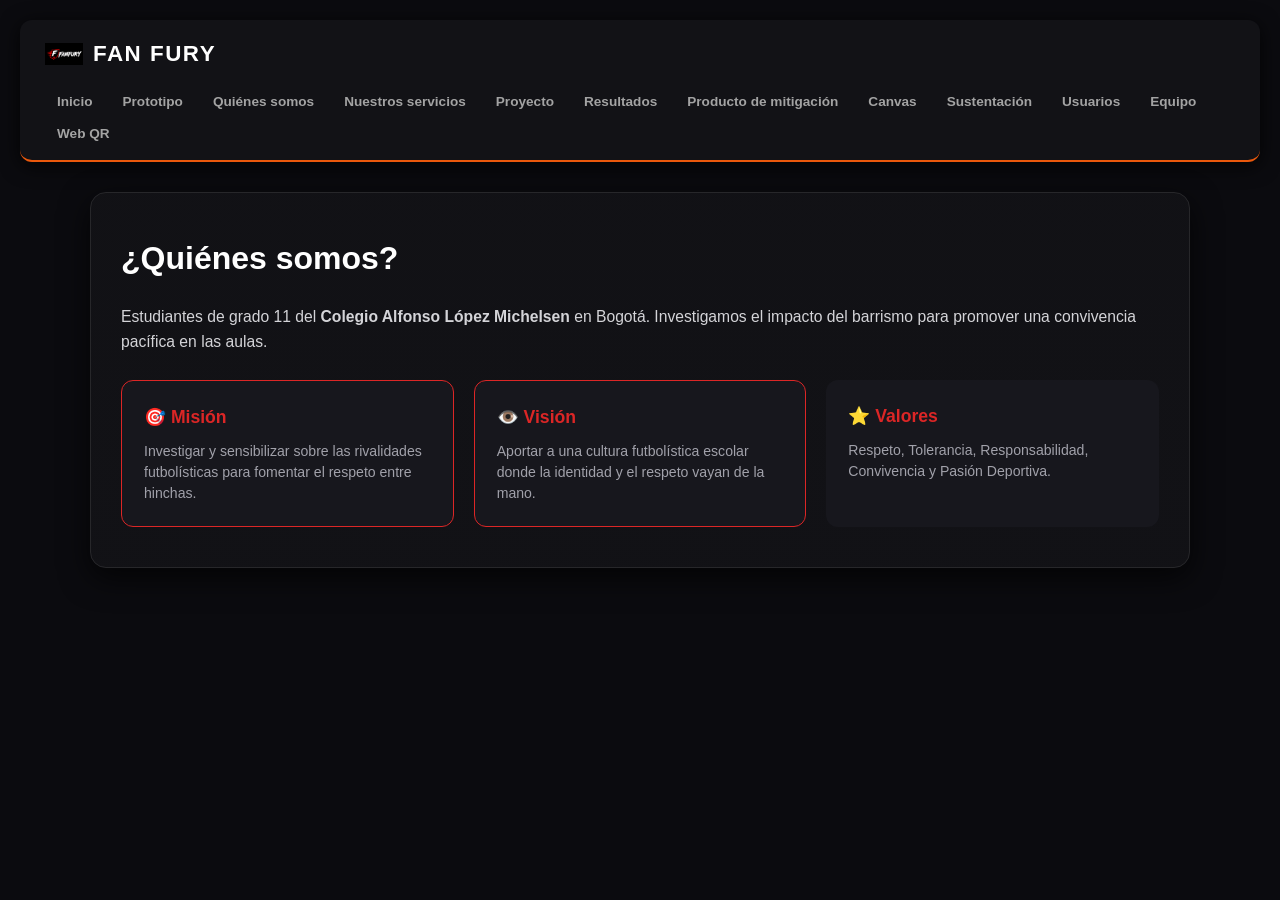
<file: quienes.html>
<!DOCTYPE html>
<html lang="es">
<head>
    <meta charset="UTF-8">
    <meta name="viewport" content="width=device-width, initial-scale=1.0">
    <title>Fan Fury - Quiénes Somos</title>
    <link rel="stylesheet" href="Styleprincipal.css">
</head>
<body>

    <header class="main-header">
        <div class="logo-container">
            <img src="Logotipo Esports FANFURY (1).png" alt="Logo" class="nav-logo">
            <span class="brand-name">FAN FURY</span>
        </div>
        <nav class="nav-menu">
            <ul>
                <li><a href="fanfuryprincipal.html">Inicio</a></li>
                <li><a href="prototipo.html">Prototipo</a></li>
                <li><a href="Quienes.html">Quiénes somos</a></li>
                <li><a href="servicios.html">Nuestros servicios</a></li>
                <li><a href="proyecto.html">Proyecto</a></li>
                <li><a href="resultados.html">Resultados</a></li>
                <li><a href="mitigacion.html">Producto de mitigación</a></li>
                <li><a href="canvas.html" class=>Canvas</a></li>
                <li><a href="sustentacion.html">Sustentación</a></li>
                 <li><a href="Usuarios.html">Usuarios</a></li>
                <li><a href="equipo.html">Equipo</a></li>
                <li><a href="acceso.html">Web QR</a></li>
            </ul>
        </nav>
    </header>

    <main class="section-container" style="background: linear-gradient(rgba(18,18,22,0.92), rgba(18,18,22,0.96)), url('https://images.unsplash.com/photo-1574629810360-7efbbe195018?auto=format&fit=crop&w=1920&q=80') center/cover;">
        <h2 style="font-size: 2rem; color: #ffffff; margin-bottom: 20px; font-weight: 800;">¿Quiénes somos?</h2>
        
        <p style="color: #d4d4d8; font-size: 0.98rem; line-height: 1.6; margin-bottom: 25px;">
            Estudiantes de grado 11 del <strong>Colegio Alfonso López Michelsen</strong> en Bogotá. Investigamos el impacto del barrismo para promover una convivencia pacífica en las aulas.
        </p>

        <!-- TARJETAS: MISIÓN, VISIÓN, VALORES -->
        <div style="display: grid; grid-template-columns: repeat(auto-fit, minmax(240px, 1fr)); gap: 20px; margin-top: 20px;">
            <div style="background-color: #17171d; border: 1px solid #dc2626; border-radius: 12px; padding: 22px;">
                <h3 style="color: #dc2626; margin-bottom: 10px; font-size: 1.1rem;">🎯 Misión</h3>
                <p style="color: #a1a1aa; font-size: 0.88rem; line-height: 1.5;">Investigar y sensibilizar sobre las rivalidades futbolísticas para fomentar el respeto entre hinchas.</p>
            </div>
            <div style="background-color: #17171d; border: 1px solid #dc2626; border-radius: 12px; padding: 22px;">
                <h3 style="color: #dc2626; margin-bottom: 10px; font-size: 1.1rem;">👁️ Visión</h3>
                <p style="color: #a1a1aa; font-size: 0.88rem; line-height: 1.5;">Aportar a una cultura futbolística escolar donde la identidad y el respeto vayan de la mano.</p>
            </div>
            <div style="background-color: #17171d; border: 1px solid #dc2626(49.23% 74.22 59.86); border-radius: 12px; padding: 22px;">
                <h3 style="color: #dc2626; margin-bottom: 10px; font-size: 1.1rem;">⭐ Valores</h3>
                <p style="color: #a1a1aa; font-size: 0.88rem; line-height: 1.5;">Respeto, Tolerancia, Responsabilidad, Convivencia y Pasión Deportiva.</p>
            </div>
        </div>
    </main>

</body>
</html>
</file>
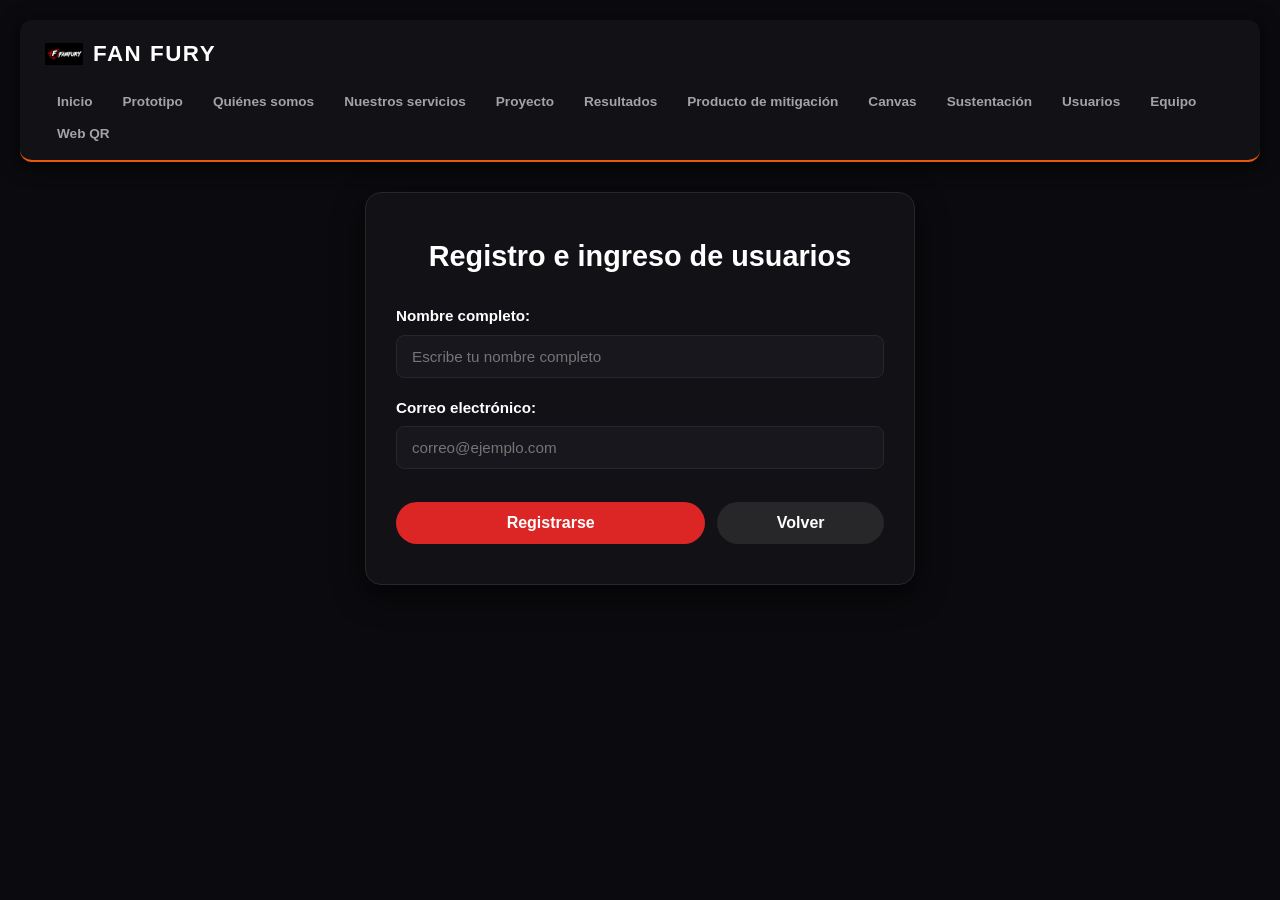
<file: registro.html>
<!DOCTYPE html>
<html lang="es">
<head>
    <meta charset="UTF-8">
    <meta name="viewport" content="width=device-width, initial-scale=1.0">
    <title>Fan Fury - Registro e ingreso de usuarios</title>
    <link rel="stylesheet" href="Styleprincipal.css">
</head>
<body>

    <header class="main-header">
        <div class="logo-container">
            <img src="Logotipo Esports FANFURY (1).png" alt="Logo Fan Fury" class="nav-logo">
            <span class="brand-name">FAN FURY</span>
        </div>
       <nav class="nav-menu">
            <ul>
                <li><a href="fanfuryprincipal.html">Inicio</a></li>
                <li><a href="prototipo.html">Prototipo</a></li>
                <li><a href="Quienes.html">Quiénes somos</a></li>
                <li><a href="servicios.html">Nuestros servicios</a></li>
                <li><a href="proyecto.html">Proyecto</a></li>
                <li><a href="resultados.html">Resultados</a></li>
                <li><a href="mitigacion.html">Producto de mitigación</a></li>
                <li><a href="canvas.html" class=>Canvas</a></li>
                <li><a href="sustentacion.html">Sustentación</a></li>
                 <li><a href="Usuarios.html">Usuarios</a></li>
                <li><a href="equipo.html">Equipo</a></li>
                <li><a href="acceso.html">Web QR</a></li>
            </ul>
        </nav>
    </header>

    <main class="section-container" style="max-width: 550px;">
        <h2 style="font-size: 1.8rem; color: #ffffff; text-align: center; margin-bottom: 25px; font-weight: 800;">Registro e ingreso de usuarios</h2>
        
        <form id="registroForm" onsubmit="event.preventDefault(); alert('¡Registro exitoso! Bienvenido a la comunidad Fan Fury.'); window.location.href='usuarios.html';" style="display: flex; flex-direction: column; gap: 18px;">
            
            <div style="display: flex; flex-direction: column; text-align: left; gap: 6px;">
                <label style="color: #ffffff; font-weight: 600; font-size: 0.95rem;">Nombre completo:</label>
                <input type="text" id="nombre" placeholder="Escribe tu nombre completo" required style="padding: 12px 15px; border-radius: 8px; border: 1px solid #27272a; background: #17171d; color: #fff; font-size: 0.95rem; outline: none;">
            </div>

            <div style="display: flex; flex-direction: column; text-align: left; gap: 6px;">
                <label style="color: #ffffff; font-weight: 600; font-size: 0.95rem;">Correo electrónico:</label>
                <input type="email" id="correo" placeholder="correo@ejemplo.com" required style="padding: 12px 15px; border-radius: 8px; border: 1px solid #27272a; background: #17171d; color: #fff; font-size: 0.95rem; outline: none;">
            </div>

            <div style="display: flex; gap: 12px; margin-top: 15px;">
                <button type="submit" class="btn-nav" style="flex: 2; background-color: #dc2626; color: #ffffff; padding: 12px; border: none; border-radius: 22px; font-weight: bold; cursor: pointer; font-size: 1rem; text-align: center;">
                    Registrarse
                </button>
                <a href="usuarios.html" class="btn-nav" style="flex: 1; background-color: #27272a; color: #ffffff; padding: 12px; border-radius: 22px; font-weight: bold; text-decoration: none; font-size: 1rem; text-align: center; line-height: normal;">
                    Volver
                </a>
            </div>

        </form>
    </main>

</body>
</html>
</file>
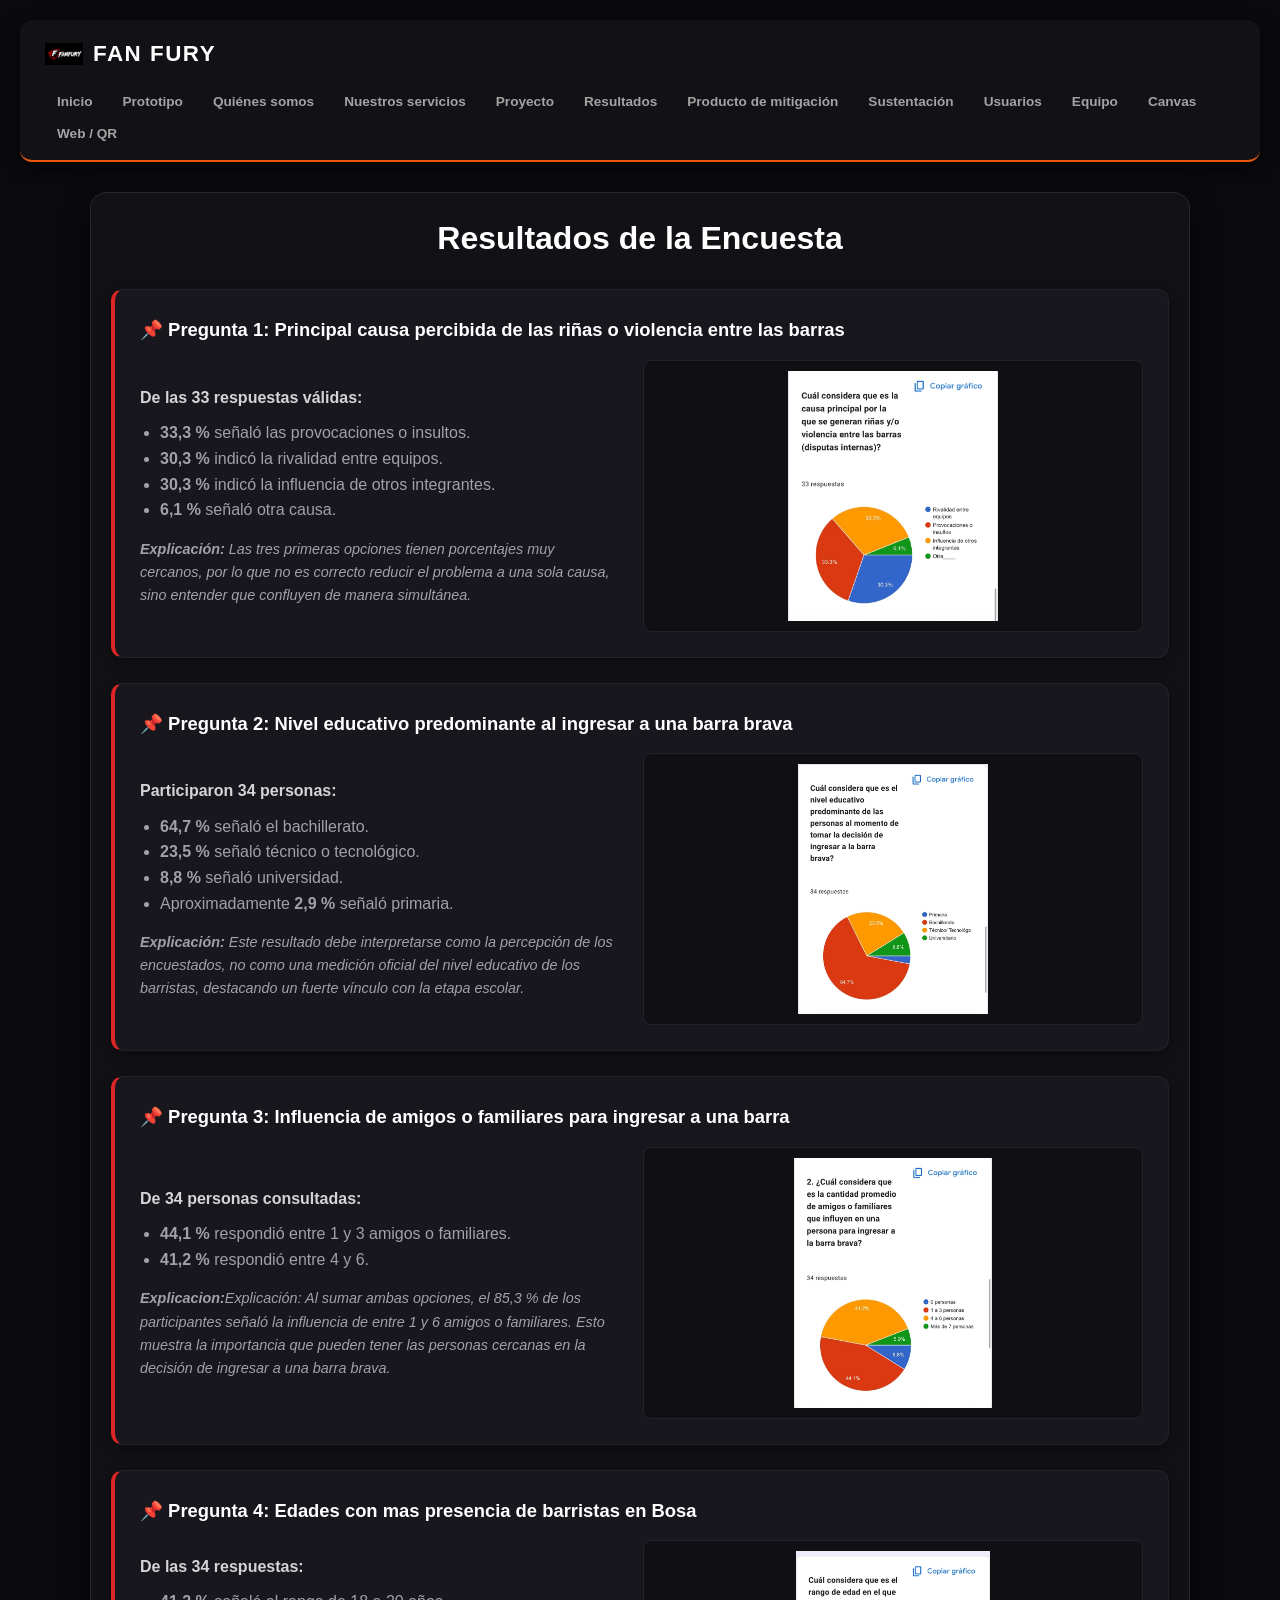
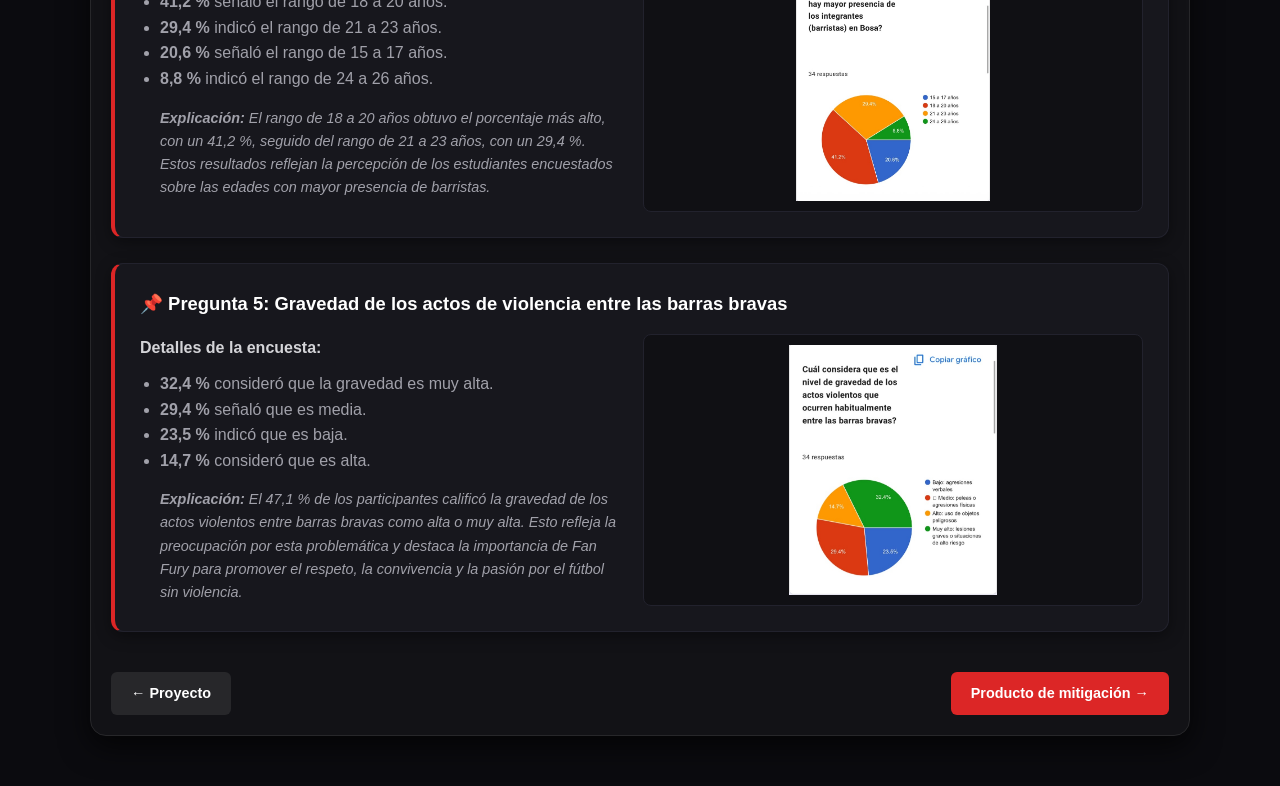
<file: resultados.html>
<!DOCTYPE html>
<html lang="es">
<head>
    <meta charset="UTF-8">
    <meta name="viewport" content="width=device-width, initial-scale=1.0">
    <title>Fan Fury - Resultados</title>
    <link rel="stylesheet" href="Styleprincipal.css">
    <style>
        /* Estilos específicos para la distribución de cuadro con gráfica al lado */
        .result-card {
            background-color: #17171d;
            border: 1px solid #22222d;
            border-left: 4px solid #dc2626; /* Detalle rojo Fan Fury */
            border-radius: 12px;
            padding: 25px;
            margin-bottom: 25px;
            box-shadow: 0 4px 15px rgba(0, 0, 0, 0.4);
        }
        
        .result-content-wrapper {
            display: flex;
            flex-direction: row;
            align-items: center;
            gap: 25px;
            flex-wrap: wrap;
        }

        .result-text {
            flex: 1;
            min-width: 280px;
        }

        .result-image-container {
            flex: 1;
            min-width: 280px;
            text-align: center;
            background-color: #101014;
            border: 1px solid #22222d;
            border-radius: 8px;
            padding: 10px;
            overflow: hidden;
        }

        .result-image-container img {
            width: 100%;
            height: auto;
            max-height: 250px;
            object-fit: contain;
            display: block;
            margin: 0 auto;
            border-radius: 6px;
        }

        /* Responsivo para celulares: se apilan verticalmente */
        @media (max-width: 768px) {
            .result-content-wrapper {
                flex-direction: column;
            }
        }
    </style>
</head>
<body>

    <!-- MENÚ DE NAVEGACIÓN SUPERIOR (Manten tu menú habitual aquí) -->
    <header class="main-header">
        <div class="logo-container">
            <img src="Logotipo Esports FANFURY (1).png" alt="Logo Fan Fury" class="nav-logo">
            <span class="brand-name">FAN FURY</span>
        </div>
        <nav class="nav-menu">
            <ul>
                <li><a href="index.html">Inicio</a></li>
                <li><a href="prototipo.html">Prototipo</a></li>
                <li><a href="Quienes.html">Quiénes somos</a></li>
                <li><a href="servicios.html">Nuestros servicios</a></li>
                <li><a href="proyecto.html">Proyecto</a></li>
                <li><a href="resultados.html">Resultados</a></li>
                <li><a href="mitigacion.html">Producto de mitigación</a></li>
                <li><a href="sustentacion.html">Sustentación</a></li>
                <li><a href="usuarios.html">Usuarios</a></li>
                <li><a href="equipo.html">Equipo</a></li>
                <li><a href="canvas.html">Canvas</a></li>
                <li><a href="acceso.html">Web / QR</a></li>
            </ul>
        </nav>
    </header>

    <!-- CONTENEDOR PRINCIPAL DE RESULTADOS -->
    <main class="section-container" style="max-width: 1100px; margin: 30px auto; padding: 20px;">
        <h1 style="color: #ffffff; margin-bottom: 25px; text-align: center;">Resultados de la Encuesta</h1>

        <!-- PREGUNTA 1 -->
        <div class="result-card">
            <h3 style="color: #ffffff; font-size: 1.15rem; margin-bottom: 15px;">📌 Pregunta 1: Principal causa percibida de las riñas o violencia entre las barras</h3>
            <div class="result-content-wrapper">
                <div class="result-text">
                    <p style="color: #d4d4d8; margin-bottom: 10px;"><strong>De las 33 respuestas válidas:</strong></p>
                    <ul style="color: #a1a1aa; margin-left: 20px; line-height: 1.6;">
                        <li><strong>33,3 %</strong> señaló las provocaciones o insultos.</li>
                        <li><strong>30,3 %</strong> indicó la rivalidad entre equipos.</li>
                        <li><strong>30,3 %</strong> indicó la influencia de otros integrantes.</li>
                        <li><strong>6,1 %</strong> señaló otra causa.</li>
                    </ul>
                    <p style="color: #a1a1aa; font-size: 0.9rem; margin-top: 15px; font-style: italic;"><strong>Explicación:</strong> Las tres primeras opciones tienen porcentajes muy cercanos, por lo que no es correcto reducir el problema a una sola causa, sino entender que confluyen de manera simultánea.</p>
                </div>
                <div class="result-image-container">
                    <img src="encuesta 3.jpeg" alt="Gráfica Pregunta 1">
                </div>
            </div>
        </div>

        <!-- PREGUNTA 2 -->
        <div class="result-card">
            <h3 style="color: #ffffff; font-size: 1.15rem; margin-bottom: 15px;">📌 Pregunta 2: Nivel educativo predominante al ingresar a una barra brava</h3>
            <div class="result-content-wrapper">
                <div class="result-text">
                    <p style="color: #d4d4d8; margin-bottom: 10px;"><strong>Participaron 34 personas:</strong></p>
                    <ul style="color: #a1a1aa; margin-left: 20px; line-height: 1.6;">
                        <li><strong>64,7 %</strong> señaló el bachillerato.</li>
                        <li><strong>23,5 %</strong> señaló técnico o tecnológico.</li>
                        <li><strong>8,8 %</strong> señaló universidad.</li>
                        <li>Aproximadamente <strong>2,9 %</strong> señaló primaria.</li>
                    </ul>
                    <p style="color: #a1a1aa; font-size: 0.9rem; margin-top: 15px; font-style: italic;"><strong>Explicación:</strong> Este resultado debe interpretarse como la percepción de los encuestados, no como una medición oficial del nivel educativo de los barristas, destacando un fuerte vínculo con la etapa escolar.</p>
                </div>
                <div class="result-image-container">
                    <img src="encuesta 5.jpeg" alt="Gráfica Pregunta 2">
                </div>
            </div>
        </div>

        <!-- PREGUNTA 3 -->
        <div class="result-card">
            <h3 style="color: #ffffff; font-size: 1.15rem; margin-bottom: 15px;">📌 Pregunta 3: Influencia de amigos o familiares para ingresar a una barra</h3>
            <div class="result-content-wrapper">
                <div class="result-text">
                    <p style="color: #d4d4d8; margin-bottom: 10px;"><strong>De 34 personas consultadas:</strong></p>
                    <ul style="color: #a1a1aa; margin-left: 20px; line-height: 1.6;">
                        <li><strong>44,1 %</strong> respondió entre 1 y 3 amigos o familiares.</li>
                        <li><strong>41,2 %</strong> respondió entre 4 y 6.</li>
                    </ul>
                    <p style="color: #a1a1aa; font-size: 0.9rem; margin-top: 15px; font-style: italic;"><strong>Explicacion:</strong>Explicación: Al sumar ambas opciones, el 85,3 % de los participantes señaló la influencia de entre 1 y 6 amigos o familiares. Esto muestra la importancia que pueden tener las personas cercanas en la decisión de ingresar a una barra brava.</p>
                </div>
                <div class="result-image-container">
                    <img src="encuesta 2.jpeg" alt="Gráfica Pregunta 3">
                </div>
            </div>
        </div>

        <!-- PREGUNTA 4 -->
        <div class="result-card">
            <h3 style="color: #ffffff; font-size: 1.15rem; margin-bottom: 15px;">📌 Pregunta 4: Edades con mas presencia de barristas en Bosa</h3>
            <div class="result-content-wrapper">
                <div class="result-text">
                    <p style="color: #d4d4d8; margin-bottom: 10px;"><strong>De las 34 respuestas:</strong></p>
                    <ul style="color: #a1a1aa; margin-left: 20px; line-height: 1.6;">
                        <li><strong>41,2 %</strong> señaló el rango de 18 a 20 años.</li>
<li><strong>29,4 %</strong> indicó el rango de 21 a 23 años.</li>
<li><strong>20,6 %</strong> señaló el rango de 15 a 17 años.</li>
<li><strong>8,8 %</strong> indicó el rango de 24 a 26 años.</li>
                      <p style="color: #a1a1aa; font-size: 0.9rem; margin-top: 15px; font-style: italic;"><strong>Explicación:</strong> El rango de 18 a 20 años obtuvo el porcentaje más alto, con un 41,2 %, seguido del rango de 21 a 23 años, con un 29,4 %. Estos resultados reflejan la percepción de los estudiantes encuestados sobre las edades con mayor presencia de barristas.</p>
                    </ul>
                </div>
                <div class="result-image-container">
                    <img src="encuesta 4.jpeg" alt="Gráfica Pregunta 4">
                </div>
            </div>
        </div>

        <!-- PREGUNTA 5 -->
        <div class="result-card">
            <h3 style="color: #ffffff; font-size: 1.15rem; margin-bottom: 15px;">📌 Pregunta 5: Gravedad de los actos de violencia entre las barras bravas</h3>
            <div class="result-content-wrapper">
                <div class="result-text">
                    <p style="color: #d4d4d8; margin-bottom: 10px;"><strong>Detalles de la encuesta:</strong></p>
                    <ul style="color: #a1a1aa; margin-left: 20px; line-height: 1.6;">
                        <li><strong>32,4 %</strong> consideró que la gravedad es muy alta.</li>
<li><strong>29,4 %</strong> señaló que es media.</li>
<li><strong>23,5 %</strong> indicó que es baja.</li>
<li><strong>14,7 %</strong> consideró que es alta.</li>
                        <p style="color: #a1a1aa; font-size: 0.9rem; margin-top: 15px; font-style: italic;"><strong>Explicación:</strong> El 47,1 % de los participantes calificó la gravedad de los actos violentos entre barras bravas como alta o muy alta. Esto refleja la preocupación por esta problemática y destaca la importancia de Fan Fury para promover el respeto, la convivencia y la pasión por el fútbol sin violencia.</p>
                    </ul>
                </div>
                <div class="result-image-container">
                    <img src="encuesta 1.jpeg" alt="Gráfica Pregunta 5">
                </div>
            </div>
        </div>

        <!-- BOTONES DE NAVEGACIÓN INFERIOR -->
        <div style="margin-top: 40px; display: flex; justify-content: space-between;">
            <a href="proyecto.html" class="btn-nav" style="background-color: #27272a; color: #ffffff; padding: 10px 20px; border-radius: 6px; text-decoration: none;">← Proyecto</a>
            <a href="mitigacion.html" class="btn-nav" style="background-color: #dc2626; color: #ffffff; padding: 10px 20px; border-radius: 6px; text-decoration: none;">Producto de mitigación →</a>
        </div>
    </main>

</body>
</html>
</file>
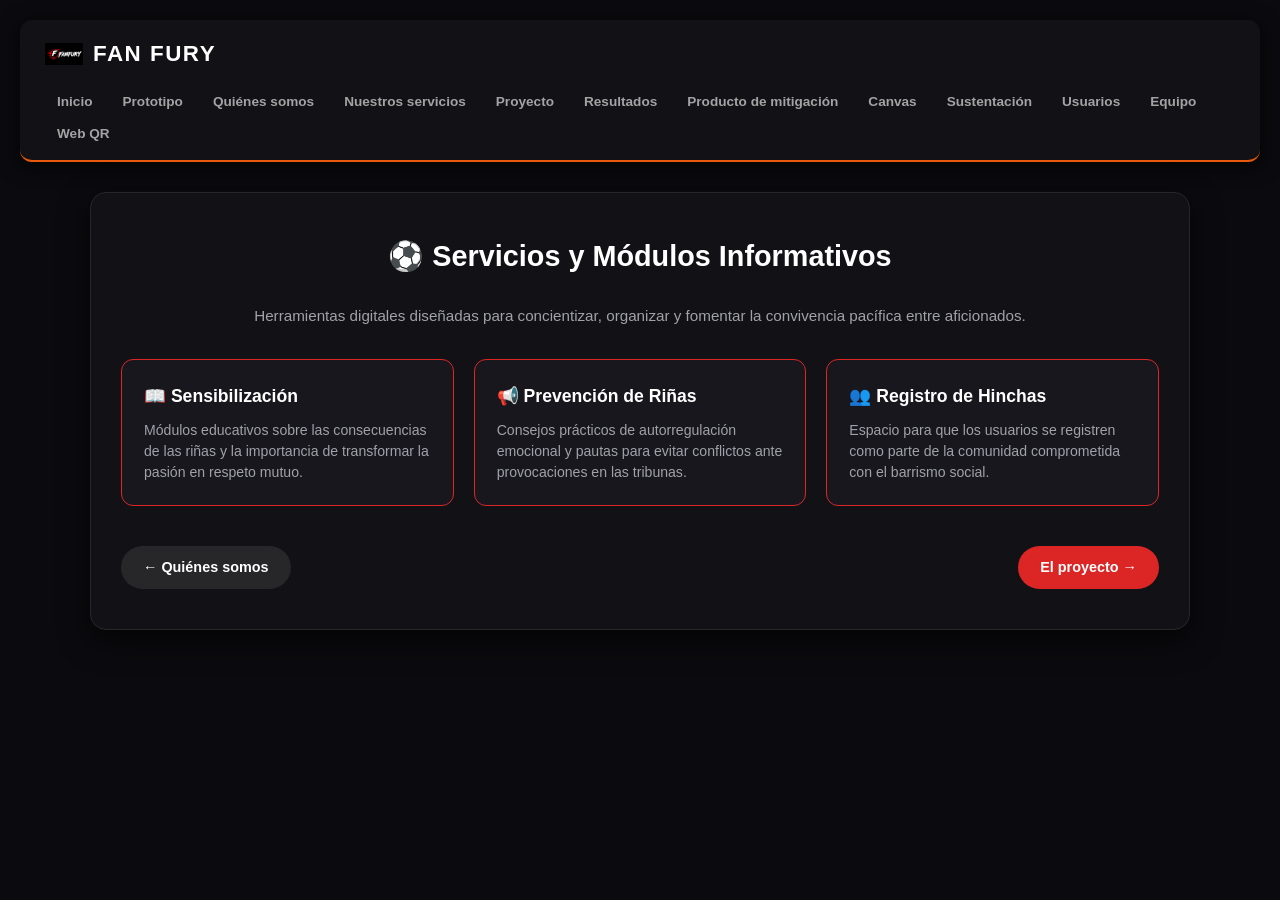
<file: servicios.html>
<!DOCTYPE html>
<html lang="es">
<head>
    <meta charset="UTF-8">
    <meta name="viewport" content="width=device-width, initial-scale=1.0">
    <title>Fan Fury - Servicios</title>
    <link rel="stylesheet" href="Styleprincipal.css">
</head>
<body>

    <header class="main-header">
        <div class="logo-container">
            <img src="Logotipo Esports FANFURY (1).png" alt="Logo Fan Fury" class="nav-logo">
            <span class="brand-name">FAN FURY</span>
        </div>
      <nav class="nav-menu">
            <ul>
                <li><a href="fanfuryprincipal.html">Inicio</a></li>
                <li><a href="prototipo.html">Prototipo</a></li>
                <li><a href="Quienes.html">Quiénes somos</a></li>
                <li><a href="servicios.html">Nuestros servicios</a></li>
                <li><a href="proyecto.html">Proyecto</a></li>
                <li><a href="resultados.html">Resultados</a></li>
                <li><a href="mitigacion.html">Producto de mitigación</a></li>
                <li><a href="canvas.html" class=>Canvas</a></li>
                <li><a href="sustentacion.html">Sustentación</a></li>
                 <li><a href="Usuarios.html">Usuarios</a></li>
                <li><a href="equipo.html">Equipo</a></li>
                <li><a href="acceso.html">Web QR</a></li>
            </ul>
        </nav>
    </header>

    <main class="section-container">
        <h2 style="font-size: 1.8rem; color: #ffffff; text-align: center; margin-bottom: 25px; font-weight: 800;">⚽ Servicios y Módulos Informativos</h2>
        
        <p style="color: #a1a1aa; text-align: center; margin-bottom: 30px; font-size: 0.95rem;">
            Herramientas digitales diseñadas para concientizar, organizar y fomentar la convivencia pacífica entre aficionados.
        </p>

        <div style="display: grid; grid-template-columns: repeat(auto-fit, minmax(280px, 1fr)); gap: 20px;">
            <div style="background-color: #17171d; border: 1px solid #dc2626; border-radius: 12px; padding: 22px;">
                <h3 style="color: #ffffff; margin-bottom: 10px; font-size: 1.1rem;">📖 Sensibilización</h3>
                <p style="color: #a1a1aa; font-size: 0.88rem; line-height: 1.5;">Módulos educativos sobre las consecuencias de las riñas y la importancia de transformar la pasión en respeto mutuo.</p>
            </div>
            <div style="background-color: #17171d; border: 1px solid #dc2626; border-radius: 12px; padding: 22px;">
                <h3 style="color: #ffffff; margin-bottom: 10px; font-size: 1.1rem;">📢 Prevención de Riñas</h3>
                <p style="color: #a1a1aa; font-size: 0.88rem; line-height: 1.5;">Consejos prácticos de autorregulación emocional y pautas para evitar conflictos ante provocaciones en las tribunas.</p>
            </div>
            <div style="background-color: #17171d; border: 1px solid #dc2626; border-radius: 12px; padding: 22px;">
                <h3 style="color: #ffffff; margin-bottom: 10px; font-size: 1.1rem;">👥 Registro de Hinchas</h3>
                <p style="color: #a1a1aa; font-size: 0.88rem; line-height: 1.5;">Espacio para que los usuarios se registren como parte de la comunidad comprometida con el barrismo social.</p>
            </div>
        </div>

        <div style="margin-top: 40px; display: flex; justify-content: space-between;">
            <a href="Quienes.html" class="btn-nav" style="background-color: #27272a; color: #ffffff;">← Quiénes somos</a>
            <a href="proyecto.html" class="btn-nav" style="background-color: #dc2626; color: #ffffff;">El proyecto →</a>
        </div>
    </main>

</body>
</html>
</file>
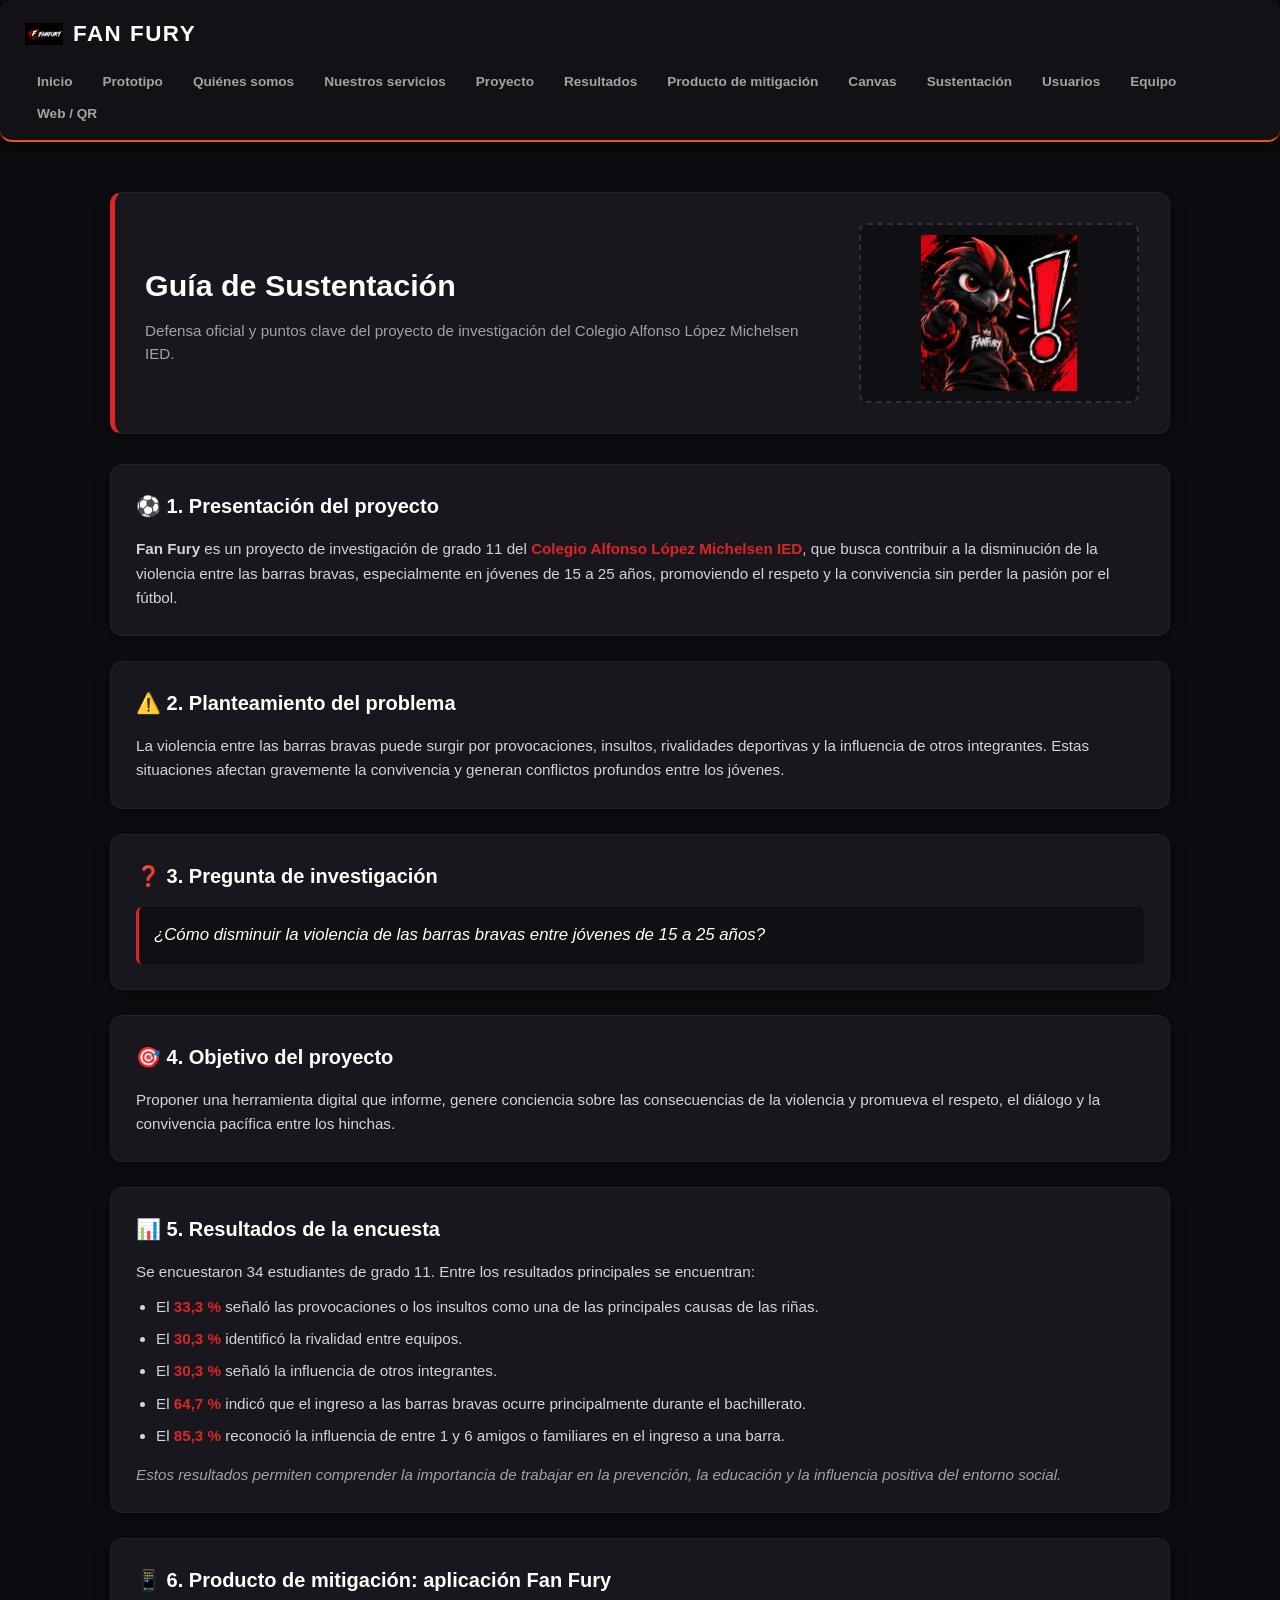
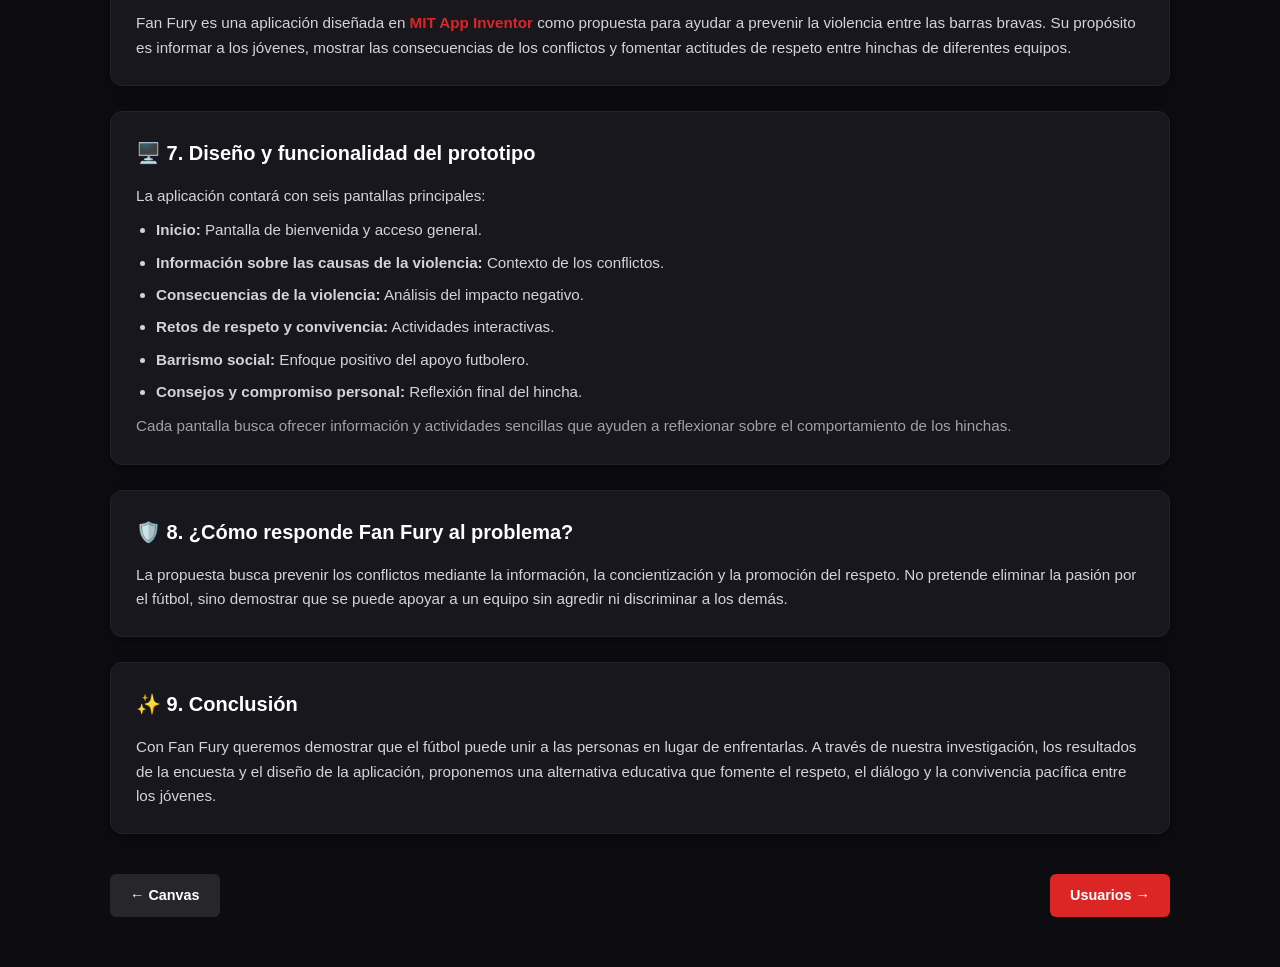
<file: sustentacion.html>
<!DOCTYPE html>
<html lang="es">
<head>
    <meta charset="UTF-8">
    <meta name="viewport" content="width=device-width, initial-scale=1.0">
    <title>Fan Fury - Sustentación</title>
    <link rel="stylesheet" href="Styleprincipal.css">
    <style>
        /* Estilos generales y mejoras visuales para la pantalla de sustentación */
        body {
            background-color: #0d0d11;
            color: #ffffff;
            font-family: Arial, sans-serif;
            margin: 0;
            padding: 0;
        }

        .sustentacion-container {
            max-width: 1100px;
            margin: 30px auto;
            padding: 20px;
        }

        /* Sección superior: Imagen y Título principal */
        .sustentacion-hero {
            background-color: #17171d;
            border: 1px solid #22222d;
            border-left: 5px solid #dc2626;
            border-radius: 12px;
            padding: 30px;
            margin-bottom: 30px;
            display: flex;
            align-items: center;
            gap: 30px;
            box-shadow: 0 4px 15px rgba(0, 0, 0, 0.4);
            flex-wrap: wrap;
        }

        .sustentacion-hero-text {
            flex: 1;
            min-width: 280px;
        }

        .sustentacion-img-box {
            width: 280px;
            height: 180px;
            background-color: #101014;
            border: 2px dashed #2f2f3d;
            border-radius: 8px;
            display: flex;
            align-items: center;
            justify-content: center;
            text-align: center;
            padding: 10px;
            flex-shrink: 0;
            margin: 0 auto;
            overflow: hidden;
        }

        .sustentacion-img-box img {
            width: 100%;
            height: 100%;
            object-fit: contain;
            border-radius: 6px;
        }

        /* Tarjetas de contenido */
        .content-card {
            background-color: #17171d;
            border: 1px solid #22222d;
            border-radius: 12px;
            padding: 25px;
            margin-bottom: 25px;
            box-shadow: 0 4px 15px rgba(0, 0, 0, 0.4);
        }

        .content-card h3 {
            color: #ffffff;
            font-size: 1.25rem;
            margin-bottom: 15px;
            display: flex;
            align-items: center;
            gap: 10px;
        }

        .content-card p, .content-card li {
            color: #d4d4d8;
            line-height: 1.6;
            font-size: 0.95rem;
        }

        .content-card ul {
            margin: 10px 0 0 20px;
            padding: 0;
        }

        .content-card li {
            margin-bottom: 8px;
        }

        /* Destacados en rojo Fan Fury */
        .highlight-text {
            color: #dc2626;
            font-weight: bold;
        }

        /* Diseño responsivo para celulares */
        @media (max-width: 768px) {
            .sustentacion-hero {
                flex-direction: column;
                text-align: center;
            }
        }
    </style>
</head>
<body>

    <!-- MENÚ DE NAVEGACIÓN SUPERIOR -->
    <header class="main-header">
        <div class="logo-container">
            <img src="Logotipo Esports FANFURY (1).png" alt="Logo Fan Fury" class="nav-logo">
            <span class="brand-name">FAN FURY</span>
        </div>
        <nav class="nav-menu">
            <ul>
                <li><a href="index.html">Inicio</a></li>
                <li><a href="prototipo.html">Prototipo</a></li>
                <li><a href="Quienes.html">Quiénes somos</a></li>
                <li><a href="servicios.html">Nuestros servicios</a></li>
                <li><a href="proyecto.html">Proyecto</a></li>
                <li><a href="resultados.html">Resultados</a></li>
                <li><a href="mitigacion.html">Producto de mitigación</a></li>
                <li><a href="canvas.html">Canvas</a></li>
                <li><a href="sustentacion.html">Sustentación</a></li>
                <li><a href="usuarios.html">Usuarios</a></li>
                <li><a href="equipo.html">Equipo</a></li>
                <li><a href="acceso.html">Web / QR</a></li>
            </ul>
        </nav>
    </header>

    
    <main class="sustentacion-container">

        
        <div class="sustentacion-hero">
            <div class="sustentacion-hero-text">
                <h1 style="color: #ffffff; font-size: 1.9rem; margin-bottom: 10px;">Guía de Sustentación</h1>
                <p style="color: #a1a1aa; font-size: 0.95rem; line-height: 1.5;">Defensa oficial y puntos clave del proyecto de investigación del Colegio Alfonso López Michelsen IED.</p>
            </div>
            
            
            <div class="sustentacion-img-box">
              
                <img src="mascota2.png" alt="mascota  Fan Fury">
            </div>
        </div>

        
        <div class="content-card">
            <h3>⚽ 1. Presentación del proyecto</h3>
            <p><strong>Fan Fury</strong> es un proyecto de investigación de grado 11 del <span class="highlight-text">Colegio Alfonso López Michelsen IED</span>, que busca contribuir a la disminución de la violencia entre las barras bravas, especialmente en jóvenes de 15 a 25 años, promoviendo el respeto y la convivencia sin perder la pasión por el fútbol.</p>
        </div>

        <div class="content-card">
            <h3>⚠️ 2. Planteamiento del problema</h3>
            <p>La violencia entre las barras bravas puede surgir por provocaciones, insultos, rivalidades deportivas y la influencia de otros integrantes. Estas situaciones afectan gravemente la convivencia y generan conflictos profundos entre los jóvenes.</p>
        </div>

        
        <div class="content-card">
            <h3>❓ 3. Pregunta de investigación</h3>
            <p style="font-size: 1.05rem; font-style: italic; color: #ffffff; background-color: #101014; padding: 15px; border-left: 3px solid #dc2626; border-radius: 6px;">¿Cómo disminuir la violencia de las barras bravas entre jóvenes de 15 a 25 años?</p>
        </div>

       
        <div class="content-card">
            <h3>🎯 4. Objetivo del proyecto</h3>
            <p>Proponer una herramienta digital que informe, genere conciencia sobre las consecuencias de la violencia y promueva el respeto, el diálogo y la convivencia pacífica entre los hinchas.</p>
        </div>

      
        <div class="content-card">
            <h3>📊 5. Resultados de la encuesta</h3>
            <p>Se encuestaron 34 estudiantes de grado 11. Entre los resultados principales se encuentran:</p>
            <ul>
                <li>El <span class="highlight-text">33,3 %</span> señaló las provocaciones o los insultos como una de las principales causas de las riñas.</li>
                <li>El <span class="highlight-text">30,3 %</span> identificó la rivalidad entre equipos.</li>
                <li>El <span class="highlight-text">30,3 %</span> señaló la influencia de otros integrantes.</li>
                <li>El <span class="highlight-text">64,7 %</span> indicó que el ingreso a las barras bravas ocurre principalmente durante el bachillerato.</li>
                <li>El <span class="highlight-text">85,3 %</span> reconoció la influencia de entre 1 y 6 amigos o familiares en el ingreso a una barra.</li>
            </ul>
            <p style="margin-top: 15px; color: #a1a1aa; font-style: italic;">Estos resultados permiten comprender la importancia de trabajar en la prevención, la educación y la influencia positiva del entorno social.</p>
        </div>

       
        <div class="content-card">
            <h3>📱 6. Producto de mitigación: aplicación Fan Fury</h3>
            <p>Fan Fury es una aplicación diseñada en <span class="highlight-text">MIT App Inventor</span> como propuesta para ayudar a prevenir la violencia entre las barras bravas. Su propósito es informar a los jóvenes, mostrar las consecuencias de los conflictos y fomentar actitudes de respeto entre hinchas de diferentes equipos.</p>
        </div>

        
        <div class="content-card">
            <h3>🖥️ 7. Diseño y funcionalidad del prototipo</h3>
            <p>La aplicación contará con seis pantallas principales:</p>
            <ul>
                <li><strong>Inicio:</strong> Pantalla de bienvenida y acceso general.</li>
                <li><strong>Información sobre las causas de la violencia:</strong> Contexto de los conflictos.</li>
                <li><strong>Consecuencias de la violencia:</strong> Análisis del impacto negativo.</li>
                <li><strong>Retos de respeto y convivencia:</strong> Actividades interactivas.</li>
                <li><strong>Barrismo social:</strong> Enfoque positivo del apoyo futbolero.</li>
                <li><strong>Consejos y compromiso personal:</strong> Reflexión final del hincha.</li>
            </ul>
            <p style="margin-top: 10px; color: #a1a1aa;">Cada pantalla busca ofrecer información y actividades sencillas que ayuden a reflexionar sobre el comportamiento de los hinchas.</p>
        </div>

       
        <div class="content-card">
            <h3>🛡️ 8. ¿Cómo responde Fan Fury al problema?</h3>
            <p>La propuesta busca prevenir los conflictos mediante la información, la concientización y la promoción del respeto. No pretende eliminar la pasión por el fútbol, sino demostrar que se puede apoyar a un equipo sin agredir ni discriminar a los demás.</p>
        </div>

      
        <div class="content-card">
            <h3>✨ 9. Conclusión</h3>
            <p>Con Fan Fury queremos demostrar que el fútbol puede unir a las personas en lugar de enfrentarlas. A través de nuestra investigación, los resultados de la encuesta y el diseño de la aplicación, proponemos una alternativa educativa que fomente el respeto, el diálogo y la convivencia pacífica entre los jóvenes.</p>
        </div>

    
        <div style="margin-top: 40px; display: flex; justify-content: space-between;">
            <a href="canvas.html" class="btn-nav" style="background-color: #27272a; color: #ffffff; padding: 10px 20px; border-radius: 6px; text-decoration: none;">← Canvas</a>
            <a href="usuarios.html" class="btn-nav" style="background-color: #dc2626; color: #ffffff; padding: 10px 20px; border-radius: 6px; text-decoration: none;">Usuarios →</a>
        </div>
    </main>

</body>
</html>
</file>
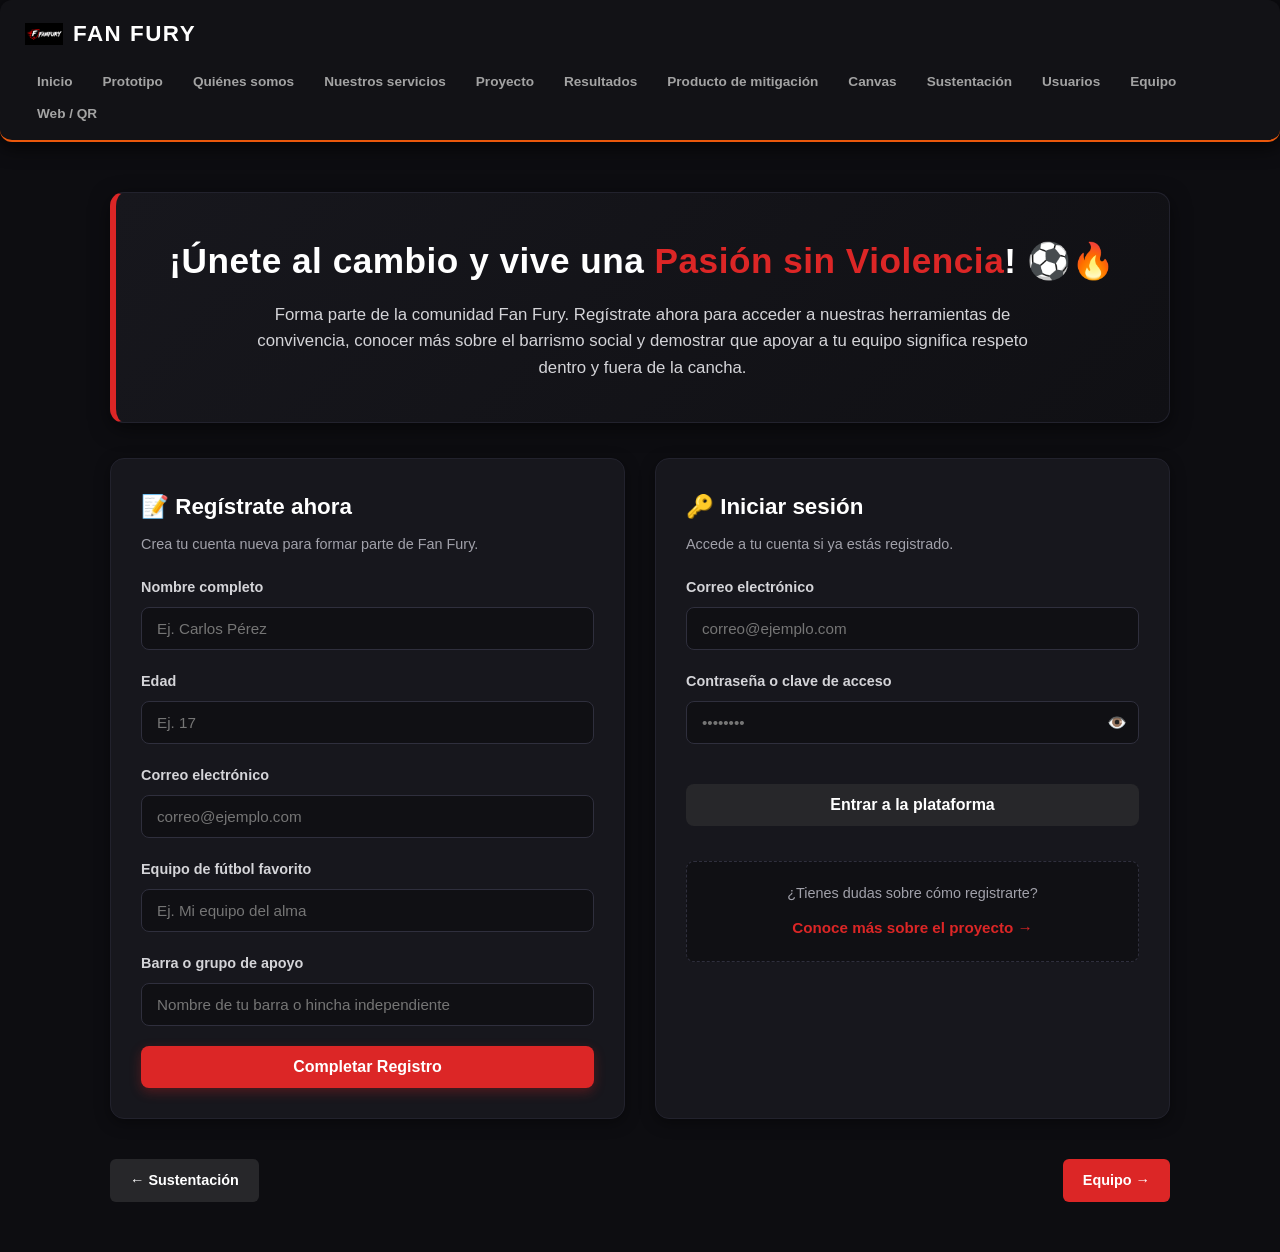
<file: usuarios.html>
<!DOCTYPE html>
<html lang="es">
<head>
    <meta charset="UTF-8">
    <meta name="viewport" content="width=device-width, initial-scale=1.0">
    <title>Fan Fury - Gestión de Usuarios</title>
    <link rel="stylesheet" href="Styleprincipal.css">
    <style>
        /* Estilos modernos y mejorados para la pantalla de Gestión de Usuarios */
        body {
            background-color: #0d0d11;
            color: #ffffff;
            font-family: Arial, sans-serif;
            margin: 0;
            padding: 0;
        }

        .usuarios-container {
            max-width: 1100px;
            margin: 30px auto;
            padding: 20px;
        }

        /* Banner / Encabezado motivador */
        .usuarios-hero {
            background: linear-gradient(135deg, #17171d 0%, #101014 100%);
            border: 1px solid #22222d;
            border-left: 6px solid #dc2626;
            border-radius: 14px;
            padding: 40px 30px;
            margin-bottom: 35px;
            text-align: center;
            box-shadow: 0 6px 20px rgba(0, 0, 0, 0.5);
        }

        .usuarios-hero h1 {
            color: #ffffff;
            font-size: 2.2rem;
            margin-bottom: 12px;
            letter-spacing: 0.5px;
        }

        .usuarios-hero h1 span {
            color: #dc2626;
        }

        .usuarios-hero p {
            color: #d4d4d8;
            font-size: 1.05rem;
            max-width: 800px;
            margin: 0 auto;
            line-height: 1.6;
        }

        /* Contenedor en dos columnas para Registro e Inicio de Sesión */
        .forms-grid {
            display: grid;
            grid-template-columns: 1fr 1fr;
            gap: 30px;
        }

        /* Tarjetas de formularios */
        .form-card {
            background-color: #17171d;
            border: 1px solid #22222d;
            border-radius: 14px;
            padding: 30px;
            box-shadow: 0 4px 15px rgba(0, 0, 0, 0.4);
            transition: transform 0.3s ease, border-color 0.3s ease;
        }

        .form-card:hover {
            border-color: #dc2626;
        }

        .form-card h2 {
            color: #ffffff;
            font-size: 1.4rem;
            margin-bottom: 8px;
            display: flex;
            align-items: center;
            gap: 10px;
        }

        .form-card .card-subtitle {
            color: #a1a1aa;
            font-size: 0.9rem;
            margin-bottom: 20px;
        }

        /* Estilo de los campos de entrada */
        .form-group {
            margin-bottom: 20px;
            text-align: left;
        }

        .form-group label {
            display: block;
            color: #d4d4d8;
            font-size: 0.9rem;
            margin-bottom: 8px;
            font-weight: bold;
        }

        .form-group input, 
        .form-group select {
            width: 100%;
            padding: 12px 15px;
            background-color: #101014;
            border: 1px solid #2f2f3d;
            border-radius: 8px;
            color: #ffffff;
            font-size: 0.95rem;
            box-sizing: border-box;
            transition: border-color 0.3s;
        }

        .form-group input:focus, 
        .form-group select:focus {
            outline: none;
            border-color: #dc2626;
        }

        /* Contenedor especial para el campo de contraseña con botón de ver/ocultar */
        .password-wrapper {
            position: relative;
            display: flex;
            align-items: center;
        }

        .password-wrapper input {
            width: 100%;
            padding-right: 45px;
        }

        .toggle-password {
            position: absolute;
            right: 12px;
            background: none;
            border: none;
            color: #a1a1aa;
            cursor: pointer;
            font-size: 1rem;
            padding: 0;
        }

        .toggle-password:hover {
            color: #ffffff;
        }

        /* Botones de acción principales */
        .btn-action {
            width: 100%;
            background-color: #dc2626;
            color: #ffffff;
            border: none;
            padding: 12px 20px;
            border-radius: 8px;
            font-size: 1rem;
            font-weight: bold;
            cursor: pointer;
            transition: background-color 0.3s, transform 0.2s;
            box-shadow: 0 4px 12px rgba(220, 38, 38, 0.3);
        }

        .btn-action:hover {
            background-color: #b91c1c;
            transform: translateY(-2px);
        }

        .btn-secondary {
            background-color: #27272a;
            box-shadow: none;
        }

        .btn-secondary:hover {
            background-color: #3f3f46;
        }

        
        @media (max-width: 768px) {
            .forms-grid {
                grid-template-columns: 1fr;
            }
            .usuarios-hero h1 {
                font-size: 1.7rem;
            }
        }
    </style>
</head>
<body>


    <header class="main-header">
        <div class="logo-container">
            <img src="Logotipo Esports FANFURY (1).png" alt="Logo Fan Fury" class="nav-logo">
            <span class="brand-name">FAN FURY</span>
        </div>
        <nav class="nav-menu">
            <ul>
                <li><a href="index.html">Inicio</a></li>
                <li><a href="prototipo.html">Prototipo</a></li>
                <li><a href="Quienes.html">Quiénes somos</a></li>
                <li><a href="servicios.html">Nuestros servicios</a></li>
                <li><a href="proyecto.html">Proyecto</a></li>
                <li><a href="resultados.html">Resultados</a></li>
                <li><a href="mitigacion.html">Producto de mitigación</a></li>
                <li><a href="canvas.html">Canvas</a></li>
                <li><a href="sustentacion.html">Sustentación</a></li>
                <li><a href="usuarios.html">Usuarios</a></li>
                <li><a href="equipo.html">Equipo</a></li>
                <li><a href="acceso.html">Web / QR</a></li>
            </ul>
        </nav>
    </header>

    
    <main class="usuarios-container">

       
        <div class="usuarios-hero">
            <h1>¡Únete al cambio y vive una <span>Pasión sin Violencia</span>! ⚽🔥</h1>
            <p>Forma parte de la comunidad Fan Fury. Regístrate ahora para acceder a nuestras herramientas de convivencia, conocer más sobre el barrismo social y demostrar que apoyar a tu equipo significa respeto dentro y fuera de la cancha.</p>
        </div>

       
        <div class="forms-grid">

            <!-- APARTADO DE REGÍSTRATE AHORA -->
            <div class="form-card" id="registro-seccion">
                <h2>📝 Regístrate ahora</h2>
                <p class="card-subtitle">Crea tu cuenta nueva para formar parte de Fan Fury.</p>
                
                
                <form action="#" method="POST">
                    <div class="form-group">
                        <label for="nombre">Nombre completo</label>
                        <input type="text" id="nombre" name="nombre" placeholder="Ej. Carlos Pérez" required>
                    </div>

                    <div class="form-group">
                        <label for="edad">Edad</label>
                        <input type="number" id="edad" name="edad" placeholder="Ej. 17" min="10" max="99" required>
                    </div>

                    <div class="form-group">
                        <label for="correo">Correo electrónico</label>
                        <input type="email" id="correo" name="correo" placeholder="correo@ejemplo.com" required>
                    </div>

                    <div class="form-group">
                        <label for="equipo">Equipo de fútbol favorito</label>
                        <input type="text" id="equipo" name="equipo" placeholder="Ej. Mi equipo del alma" required>
                    </div>

                    <div class="form-group">
                        <label for="barra">Barra o grupo de apoyo</label>
                        <input type="text" id="barra" name="barra" placeholder="Nombre de tu barra o hincha independiente">
                    </div>

                    <button type="submit" class="btn-action">Completar Registro</button>
                </form>
            </div>

            <div class="form-card">
                <h2>🔑 Iniciar sesión</h2>
                <p class="card-subtitle">Accede a tu cuenta si ya estás registrado.</p>

                
                <form action="#" method="POST">
                    <div class="form-group">
                        <label for="login-correo">Correo electrónico</label>
                        <input type="email" id="login-correo" name="correo" placeholder="correo@ejemplo.com" required>
                    </div>

                    <div class="form-group">
                        <label for="login-password">Contraseña o clave de acceso</label>
                        <div class="password-wrapper">
                            <input type="password" id="login-password" name="password" placeholder="••••••••" required>
                            <button type="button" class="toggle-password" onclick="togglePasswordVisibility()" title="Mostrar/Ocultar contraseña">👁️</button>
                        </div>
                    </div>

                    <button type="submit" class="btn-action btn-secondary" style="margin-top: 20px;">Entrar a la plataforma</button>
                </form>
<div style="margin-top: 35px; background-color: #101014; border: 1px dashed #2f2f3d; padding: 20px; border-radius: 8px; text-align: center;">
                    <p style="color: #a1a1aa; font-size: 0.9rem; margin: 0 0 10px 0;">¿Tienes dudas sobre cómo registrarte?</p>
                    <a href="proyecto.html" style="color: #dc2626; text-decoration: none; font-weight: bold; font-size: 0.95rem;">Conoce más sobre el proyecto →</a>
                </div>
        
            </div>

        </div>

        
        <div style="margin-top: 40px; display: flex; justify-content: space-between;">
            <a href="sustentacion.html" class="btn-nav" style="background-color: #27272a; color: #ffffff; padding: 10px 20px; border-radius: 6px; text-decoration: none;">← Sustentación</a>
            <a href="equipo.html" class="btn-nav" style="background-color: #dc2626; color: #ffffff; padding: 10px 20px; border-radius: 6px; text-decoration: none;">Equipo →</a>
        </div>
    </main>

    
    <script>
        function togglePasswordVisibility() {
            const passwordInput = document.getElementById('login-password');
            if (passwordInput.type === 'password') {
                passwordInput.type = 'text';
            } else {
                passwordInput.type = 'password';
            }
        }
    </script>

</body>
</html>
</file>
<file: Styleprincipal.css>
* {
    margin: 0;
    padding: 0;
    box-sizing: border-box;
    font-family: 'Segoe UI', Tahoma, Geneva, Verdana, sans-serif;
}

body {
    background-color: #0b0b0f;
    color: #ffffff;
    line-height: 1.6;
    padding: 20px;
}

/* MENÚ DE NAVEGACIÓN SUPERIOR */
.main-header {
    background-color: #121216;
    border-bottom: 2px solid #ea580c;
    padding: 15px 25px;
    display: flex;
    justify-content: space-between;
    align-items: center;
    border-radius: 12px;
    margin-bottom: 30px;
    box-shadow: 0 4px 20px rgba(0, 0, 0, 0.8);
    flex-wrap: wrap;
    gap: 15px;
}

.logo-container {
    display: flex;
    align-items: center;
    gap: 10px;
}

.nav-logo {
    width: 38px;
    height: 38px;
    object-fit: contain;
}

.brand-name {
    font-size: 1.4rem;
    font-weight: 800;
    color: #ffffff;
    letter-spacing: 1.5px;
}

.nav-menu ul {
    display: flex;
    list-style: none;
    gap: 6px;
    flex-wrap: wrap;
    align-items: center;
}

.nav-menu a {
    color: #a3a3a3;
    text-decoration: none;
    font-size: 0.85rem;
    font-weight: 600;
    padding: 7px 12px;
    border-radius: 20px;
    transition: all 0.2s ease;
}

.nav-menu a:hover,
.nav-menu a.active {
    background-color: #ea580c;
    color: #ffffff;
}

/* CONTENEDORES Y CAJAS */
.section-container {
    max-width: 1100px;
    margin: 0 auto;
    background-color: #121216;
    border: 1px solid #27272a;
    border-radius: 16px;
    padding: 40px 30px;
    box-shadow: 0 10px 30px rgba(0,0,0,0.7);
}

/* BOTONES DE NAVEGACIÓN INFERIOR */
.btn-nav {
    display: inline-block;
    padding: 10px 22px;
    border-radius: 22px;
    text-decoration: none;
    font-size: 0.9rem;
    font-weight: bold;
    transition: background 0.2s;
}

.btn-nav:hover {
    opacity: 0.9;
}
</file>
